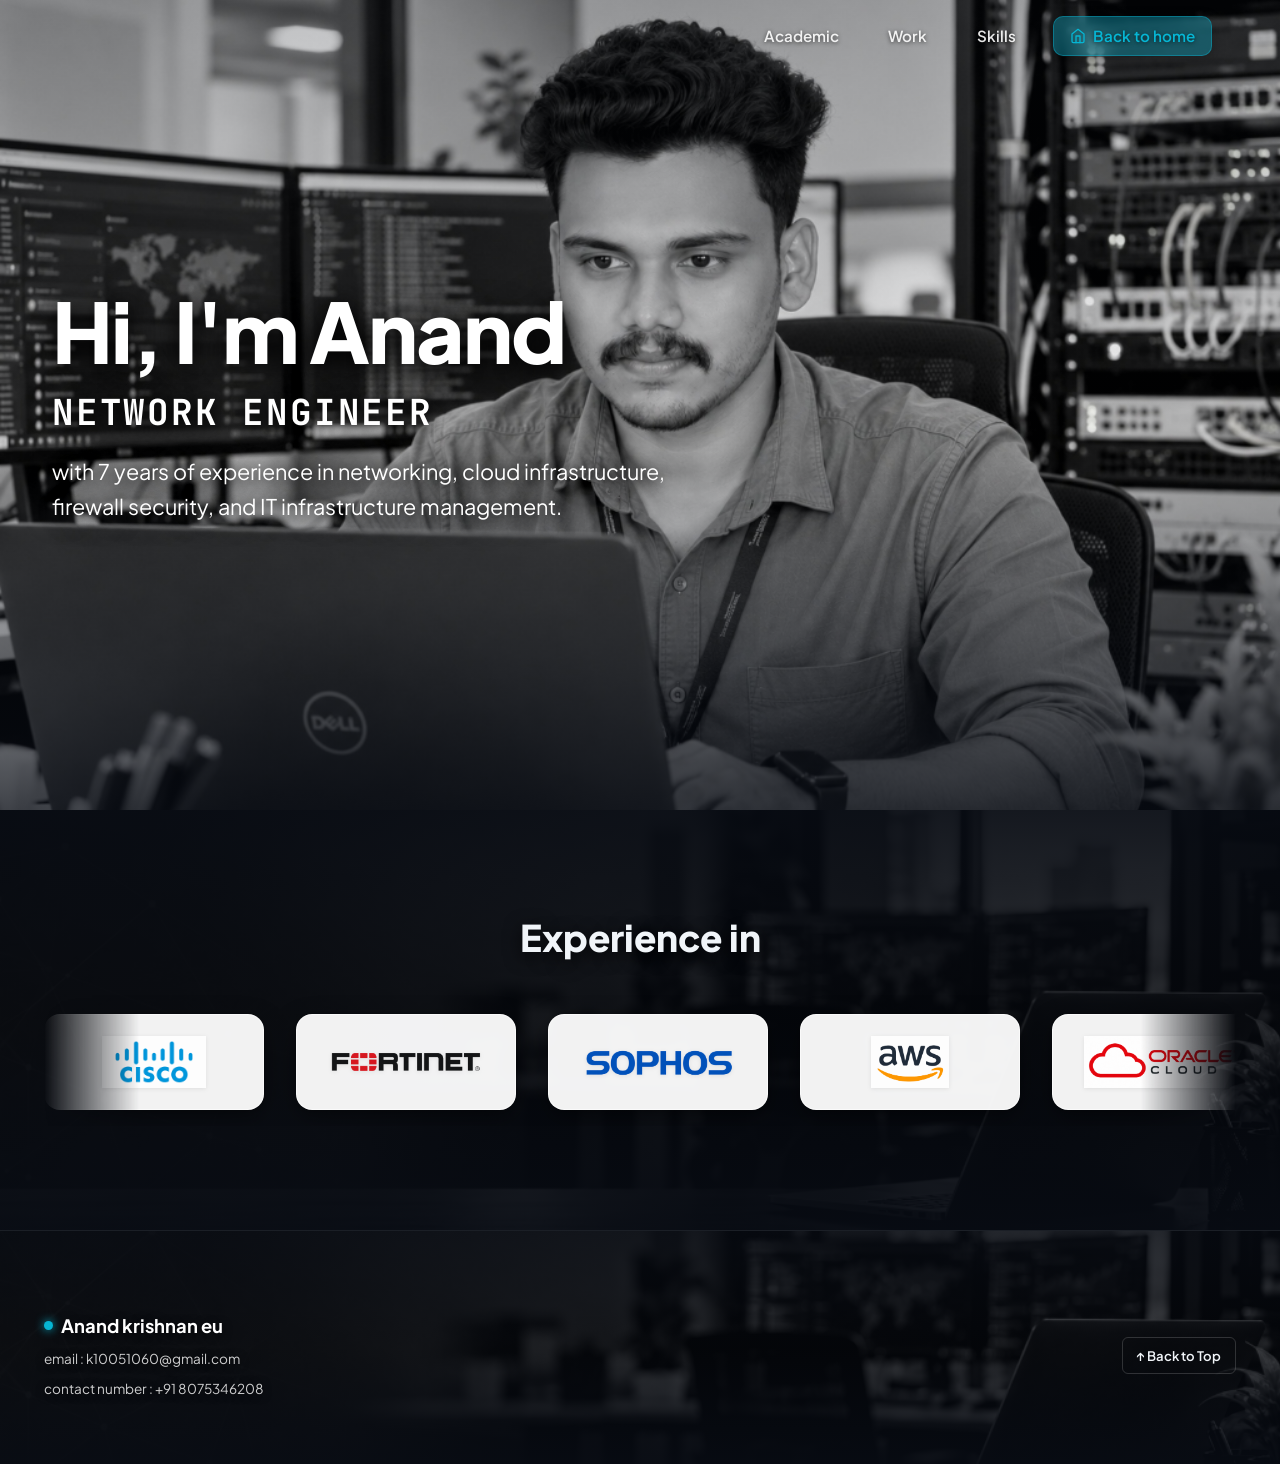
<file: index.html>
<!DOCTYPE html>
<html lang="en" data-theme="dark">

<head>
  <meta charset="UTF-8">
  <meta name="viewport" content="width=device-width, initial-scale=1.0">
  <title>Anand | Network Engineer</title>
  <meta name="description"
    content="Portfolio of Anand - Network Engineer specializing in enterprise routing, switching, infrastructure, and network architecture.">

  <!-- Fonts -->
  <link rel="preconnect" href="https://fonts.googleapis.com">
  <link rel="preconnect" href="https://fonts.gstatic.com" crossorigin>
  <link
    href="https://fonts.googleapis.com/css2?family=JetBrains+Mono:wght@400;500;700&family=Plus+Jakarta+Sans:wght@300;400;500;600;700;800&display=swap"
    rel="stylesheet">

  <link rel="stylesheet" href="styles.css">
</head>

<body>
  <!-- SITE HEADER WITH 3 MENUS (ACADEMIC, WORK, SKILLS) -->
  <header class="site-header" id="header">
    <div class="nav-container">
      <!-- Nav Menu: Academic, Work, Skills, Back to home -->
      <nav class="nav-menu" aria-label="Primary Navigation">
        <a href="academic.html" class="nav-link">Academic</a>
        <a href="work.html" class="nav-link">Work</a>
        <a href="skills.html" class="nav-link">Skills</a>
        <a href="index.html" class="nav-link nav-card-link active" title="Current Page (Home)">
          <svg viewBox="0 0 24 24" width="16" height="16" stroke="currentColor" fill="none" stroke-width="2"
            stroke-linecap="round" stroke-linejoin="round">
            <path d="M3 9l9-7 9 7v11a2 2 0 0 1-2 2H5a2 2 0 0 1-2-2z"></path>
            <polyline points="9 22 9 12 15 12 15 22"></polyline>
          </svg>
          Back to home
        </a>
      </nav>

      <div class="nav-actions">
        <!-- Mobile Drawer Hamburger Toggle Button -->
        <button class="mobile-menu-btn" id="mobileMenuBtn" aria-label="Toggle navigation menu" aria-expanded="false">
          <span class="bar"></span>
          <span class="bar"></span>
          <span class="bar"></span>
        </button>
      </div>
    </div>

    <!-- Mobile Drawer -->
    <div class="mobile-drawer" id="mobileDrawer">
      <div class="mobile-nav-links">
        <a href="index.html" class="mobile-nav-link active">Back to home</a>
        <a href="academic.html" class="mobile-nav-link">Academic</a>
        <a href="work.html" class="mobile-nav-link">Work</a>
        <a href="skills.html" class="mobile-nav-link">Skills</a>
      </div>
    </div>
  </header>

  <main>
    <!-- HERO SECTION WITH INTERACTIVE COLOR REVEAL -->
    <section class="hero-section" id="hero">
      <div class="hero-bg-layer hero-bg-bw"></div>
      <div class="hero-bg-layer hero-bg-color" id="heroBgColor"></div>
      <div class="hero-cursor-glow" id="heroCursorGlow"></div>

      <div class="hero-bg-glows">
        <div class="glow-orb orb-1"></div>
        <div class="glow-orb orb-2"></div>
      </div>

      <!-- Introduction Text (Middle Left) -->
      <div class="hero-text-container">
        <h1 class="hero-name">Hi, I'm Anand</h1>
        <p class="hero-role-text">Network Engineer</p>
        <p class="hero-experience-text">with 7 years of experience in networking, cloud infrastructure, firewall
          security, and IT infrastructure management.</p>
      </div>
    </section>

    <!-- CONTACT & HIRE ME SECTION (MIDDLE SECTION) -->
    <section class="section-padding contact-section" id="contact">
      <div class="section-bg-layer section-bg-bw"></div>
      <div class="section-bg-layer section-bg-color" id="contactBgColor"></div>
      <div class="section-bg-overlay"></div>
      <div class="container contact-container-content">
        <div class="section-header text-center">
          <h2 class="section-title">Experience in</h2>
        </div>

        <!-- Infinite Logo Marquee (Right to Left) -->
        <div class="marquee-wrapper">
          <div class="marquee-track">
            <!-- Set 1 -->
            <div class="marquee-item">
              <div class="marquee-logo-card" title="Cisco Systems">
                <img src="cisco.png" alt="Cisco Systems" class="marquee-logo-img">
              </div>
            </div>
            <div class="marquee-item">
              <div class="marquee-logo-card" title="Fortinet Network Security">
                <img src="fortinet.png" alt="Fortinet" class="marquee-logo-img">
              </div>
            </div>
            <div class="marquee-item">
              <div class="marquee-logo-card" title="Sophos Cybersecurity">
                <img src="sophos.png" alt="Sophos" class="marquee-logo-img">
              </div>
            </div>
            <div class="marquee-item">
              <div class="marquee-logo-card" title="Amazon Web Services (AWS)">
                <img src="aws.png" alt="Amazon Web Services" class="marquee-logo-img">
              </div>
            </div>
            <div class="marquee-item">
              <div class="marquee-logo-card" title="Oracle Cloud Infrastructure">
                <img src="oracle.png" alt="Oracle Cloud" class="marquee-logo-img">
              </div>
            </div>
            <div class="marquee-item">
              <div class="marquee-logo-card" title="Aruba Networks">
                <img src="aruba.png" alt="Aruba Networks" class="marquee-logo-img">
              </div>
            </div>
            <div class="marquee-item">
              <div class="marquee-logo-card" title="Huawei Enterprise">
                <img src="huawei.png" alt="Huawei" class="marquee-logo-img">
              </div>
            </div>
            <div class="marquee-item">
              <div class="marquee-logo-card" title="NETGEAR Networking">
                <img src="netgear.png" alt="NETGEAR" class="marquee-logo-img">
              </div>
            </div>
            <div class="marquee-item">
              <div class="marquee-logo-card" title="Netlink ICT & Fiber Solutions">
                <img src="netlink.png" alt="Netlink" class="marquee-logo-img">
              </div>
            </div>
            <div class="marquee-item">
              <div class="marquee-logo-card" title="Genexis Fiber & Broadband">
                <img src="genexis.png" alt="Genexis" class="marquee-logo-img">
              </div>
            </div>
            <div class="marquee-item">
              <div class="marquee-logo-card" title="Xtender Networking Solutions">
                <img src="xtender.png" alt="Xtender" class="marquee-logo-img">
              </div>
            </div>
            <div class="marquee-item">
              <div class="marquee-logo-card" title="TP-Link Networking">
                <img src="tplink.png" alt="TP-Link" class="marquee-logo-img">
              </div>
            </div>
            <div class="marquee-item">
              <div class="marquee-logo-card" title="*astTECS Communications & Telephony">
                <img src="astecs.png" alt="astTECS" class="marquee-logo-img">
              </div>
            </div>
            <div class="marquee-item">
              <div class="marquee-logo-card" title="Tally Solutions">
                <img src="tally.png" alt="Tally Solutions" class="marquee-logo-img">
              </div>
            </div>
            <div class="marquee-item">
              <div class="marquee-logo-card" title="Hikvision Security & Surveillance">
                <img src="hikvision.png" alt="Hikvision" class="marquee-logo-img">
              </div>
            </div>
            <div class="marquee-item">
              <div class="marquee-logo-card" title="Seqrite Endpoint Security">
                <img src="seqrite.png" alt="Seqrite Endpoint Security" class="marquee-logo-img">
              </div>
            </div>
            <div class="marquee-item">
              <div class="marquee-logo-card" title="eScan Endpoint Security">
                <img src="escan.png" alt="eScan Endpoint Security" class="marquee-logo-img">
              </div>
            </div>
            <div class="marquee-item">
              <div class="marquee-logo-card" title="Microsoft Outlook / Exchange">
                <img src="outlook.png" alt="Microsoft Outlook" class="marquee-logo-img">
              </div>
            </div>

            <!-- Set 2 -->
            <div class="marquee-item" aria-hidden="true">
              <div class="marquee-logo-card" title="Cisco Systems">
                <img src="cisco.png" alt="Cisco Systems" class="marquee-logo-img">
              </div>
            </div>
            <div class="marquee-item" aria-hidden="true">
              <div class="marquee-logo-card" title="Fortinet Network Security">
                <img src="fortinet.png" alt="Fortinet" class="marquee-logo-img">
              </div>
            </div>
            <div class="marquee-item" aria-hidden="true">
              <div class="marquee-logo-card" title="Sophos Cybersecurity">
                <img src="sophos.png" alt="Sophos" class="marquee-logo-img">
              </div>
            </div>
            <div class="marquee-item" aria-hidden="true">
              <div class="marquee-logo-card" title="Amazon Web Services (AWS)">
                <img src="aws.png" alt="Amazon Web Services" class="marquee-logo-img">
              </div>
            </div>
            <div class="marquee-item" aria-hidden="true">
              <div class="marquee-logo-card" title="Oracle Cloud Infrastructure">
                <img src="oracle.png" alt="Oracle Cloud" class="marquee-logo-img">
              </div>
            </div>
            <div class="marquee-item" aria-hidden="true">
              <div class="marquee-logo-card" title="Aruba Networks">
                <img src="aruba.png" alt="Aruba Networks" class="marquee-logo-img">
              </div>
            </div>
            <div class="marquee-item" aria-hidden="true">
              <div class="marquee-logo-card" title="Huawei Enterprise">
                <img src="huawei.png" alt="Huawei" class="marquee-logo-img">
              </div>
            </div>
            <div class="marquee-item" aria-hidden="true">
              <div class="marquee-logo-card" title="NETGEAR Networking">
                <img src="netgear.png" alt="NETGEAR" class="marquee-logo-img">
              </div>
            </div>
            <div class="marquee-item" aria-hidden="true">
              <div class="marquee-logo-card" title="Netlink ICT & Fiber Solutions">
                <img src="netlink.png" alt="Netlink" class="marquee-logo-img">
              </div>
            </div>
            <div class="marquee-item" aria-hidden="true">
              <div class="marquee-logo-card" title="Genexis Fiber & Broadband">
                <img src="genexis.png" alt="Genexis" class="marquee-logo-img">
              </div>
            </div>
            <div class="marquee-item" aria-hidden="true">
              <div class="marquee-logo-card" title="Xtender Networking Solutions">
                <img src="xtender.png" alt="Xtender" class="marquee-logo-img">
              </div>
            </div>
            <div class="marquee-item" aria-hidden="true">
              <div class="marquee-logo-card" title="TP-Link Networking">
                <img src="tplink.png" alt="TP-Link" class="marquee-logo-img">
              </div>
            </div>
            <div class="marquee-item" aria-hidden="true">
              <div class="marquee-logo-card" title="*astTECS Communications & Telephony">
                <img src="astecs.png" alt="astTECS" class="marquee-logo-img">
              </div>
            </div>
            <div class="marquee-item" aria-hidden="true">
              <div class="marquee-logo-card" title="Tally Solutions">
                <img src="tally.png" alt="Tally Solutions" class="marquee-logo-img">
              </div>
            </div>
            <div class="marquee-item" aria-hidden="true">
              <div class="marquee-logo-card" title="Hikvision Security & Surveillance">
                <img src="hikvision.png" alt="Hikvision" class="marquee-logo-img">
              </div>
            </div>
            <div class="marquee-item" aria-hidden="true">
              <div class="marquee-logo-card" title="Seqrite Endpoint Security">
                <img src="seqrite.png" alt="Seqrite Endpoint Security" class="marquee-logo-img">
              </div>
            </div>
            <div class="marquee-item" aria-hidden="true">
              <div class="marquee-logo-card" title="eScan Endpoint Security">
                <img src="escan.png" alt="eScan Endpoint Security" class="marquee-logo-img">
              </div>
            </div>
            <div class="marquee-item" aria-hidden="true">
              <div class="marquee-logo-card" title="Microsoft Outlook / Exchange">
                <img src="outlook.png" alt="Microsoft Outlook" class="marquee-logo-img">
              </div>
            </div>

            <!-- Set 3 -->
            <div class="marquee-item" aria-hidden="true">
              <div class="marquee-logo-card" title="Cisco Systems">
                <img src="cisco.png" alt="Cisco Systems" class="marquee-logo-img">
              </div>
            </div>
            <div class="marquee-item" aria-hidden="true">
              <div class="marquee-logo-card" title="Fortinet Network Security">
                <img src="fortinet.png" alt="Fortinet" class="marquee-logo-img">
              </div>
            </div>
            <div class="marquee-item" aria-hidden="true">
              <div class="marquee-logo-card" title="Sophos Cybersecurity">
                <img src="sophos.png" alt="Sophos" class="marquee-logo-img">
              </div>
            </div>
            <div class="marquee-item" aria-hidden="true">
              <div class="marquee-logo-card" title="Amazon Web Services (AWS)">
                <img src="aws.png" alt="Amazon Web Services" class="marquee-logo-img">
              </div>
            </div>
            <div class="marquee-item" aria-hidden="true">
              <div class="marquee-logo-card" title="Oracle Cloud Infrastructure">
                <img src="oracle.png" alt="Oracle Cloud" class="marquee-logo-img">
              </div>
            </div>
            <div class="marquee-item" aria-hidden="true">
              <div class="marquee-logo-card" title="Aruba Networks">
                <img src="aruba.png" alt="Aruba Networks" class="marquee-logo-img">
              </div>
            </div>
            <div class="marquee-item" aria-hidden="true">
              <div class="marquee-logo-card" title="Huawei Enterprise">
                <img src="huawei.png" alt="Huawei" class="marquee-logo-img">
              </div>
            </div>
            <div class="marquee-item" aria-hidden="true">
              <div class="marquee-logo-card" title="NETGEAR Networking">
                <img src="netgear.png" alt="NETGEAR" class="marquee-logo-img">
              </div>
            </div>
            <div class="marquee-item" aria-hidden="true">
              <div class="marquee-logo-card" title="Netlink ICT & Fiber Solutions">
                <img src="netlink.png" alt="Netlink" class="marquee-logo-img">
              </div>
            </div>
            <div class="marquee-item" aria-hidden="true">
              <div class="marquee-logo-card" title="Genexis Fiber & Broadband">
                <img src="genexis.png" alt="Genexis" class="marquee-logo-img">
              </div>
            </div>
            <div class="marquee-item" aria-hidden="true">
              <div class="marquee-logo-card" title="Xtender Networking Solutions">
                <img src="xtender.png" alt="Xtender" class="marquee-logo-img">
              </div>
            </div>
            <div class="marquee-item" aria-hidden="true">
              <div class="marquee-logo-card" title="TP-Link Networking">
                <img src="tplink.png" alt="TP-Link" class="marquee-logo-img">
              </div>
            </div>
            <div class="marquee-item" aria-hidden="true">
              <div class="marquee-logo-card" title="*astTECS Communications & Telephony">
                <img src="astecs.png" alt="astTECS" class="marquee-logo-img">
              </div>
            </div>
            <div class="marquee-item" aria-hidden="true">
              <div class="marquee-logo-card" title="Tally Solutions">
                <img src="tally.png" alt="Tally Solutions" class="marquee-logo-img">
              </div>
            </div>
            <div class="marquee-item" aria-hidden="true">
              <div class="marquee-logo-card" title="Hikvision Security & Surveillance">
                <img src="hikvision.png" alt="Hikvision" class="marquee-logo-img">
              </div>
            </div>
            <div class="marquee-item" aria-hidden="true">
              <div class="marquee-logo-card" title="Seqrite Endpoint Security">
                <img src="seqrite.png" alt="Seqrite Endpoint Security" class="marquee-logo-img">
              </div>
            </div>
            <div class="marquee-item" aria-hidden="true">
              <div class="marquee-logo-card" title="eScan Endpoint Security">
                <img src="escan.png" alt="eScan Endpoint Security" class="marquee-logo-img">
              </div>
            </div>
            <div class="marquee-item" aria-hidden="true">
              <div class="marquee-logo-card" title="Microsoft Outlook / Exchange">
                <img src="outlook.png" alt="Microsoft Outlook" class="marquee-logo-img">
              </div>
            </div>

            <!-- Set 4 -->
            <div class="marquee-item" aria-hidden="true">
              <div class="marquee-logo-card" title="Cisco Systems">
                <img src="cisco.png" alt="Cisco Systems" class="marquee-logo-img">
              </div>
            </div>
            <div class="marquee-item" aria-hidden="true">
              <div class="marquee-logo-card" title="Fortinet Network Security">
                <img src="fortinet.png" alt="Fortinet" class="marquee-logo-img">
              </div>
            </div>
            <div class="marquee-item" aria-hidden="true">
              <div class="marquee-logo-card" title="Sophos Cybersecurity">
                <img src="sophos.png" alt="Sophos" class="marquee-logo-img">
              </div>
            </div>
            <div class="marquee-item" aria-hidden="true">
              <div class="marquee-logo-card" title="Amazon Web Services (AWS)">
                <img src="aws.png" alt="Amazon Web Services" class="marquee-logo-img">
              </div>
            </div>
            <div class="marquee-item" aria-hidden="true">
              <div class="marquee-logo-card" title="Oracle Cloud Infrastructure">
                <img src="oracle.png" alt="Oracle Cloud" class="marquee-logo-img">
              </div>
            </div>
            <div class="marquee-item" aria-hidden="true">
              <div class="marquee-logo-card" title="Aruba Networks">
                <img src="aruba.png" alt="Aruba Networks" class="marquee-logo-img">
              </div>
            </div>
            <div class="marquee-item" aria-hidden="true">
              <div class="marquee-logo-card" title="Huawei Enterprise">
                <img src="huawei.png" alt="Huawei" class="marquee-logo-img">
              </div>
            </div>
            <div class="marquee-item" aria-hidden="true">
              <div class="marquee-logo-card" title="NETGEAR Networking">
                <img src="netgear.png" alt="NETGEAR" class="marquee-logo-img">
              </div>
            </div>
            <div class="marquee-item" aria-hidden="true">
              <div class="marquee-logo-card" title="Netlink ICT & Fiber Solutions">
                <img src="netlink.png" alt="Netlink" class="marquee-logo-img">
              </div>
            </div>
            <div class="marquee-item" aria-hidden="true">
              <div class="marquee-logo-card" title="Genexis Fiber & Broadband">
                <img src="genexis.png" alt="Genexis" class="marquee-logo-img">
              </div>
            </div>
            <div class="marquee-item" aria-hidden="true">
              <div class="marquee-logo-card" title="Xtender Networking Solutions">
                <img src="xtender.png" alt="Xtender" class="marquee-logo-img">
              </div>
            </div>
            <div class="marquee-item" aria-hidden="true">
              <div class="marquee-logo-card" title="TP-Link Networking">
                <img src="tplink.png" alt="TP-Link" class="marquee-logo-img">
              </div>
            </div>
            <div class="marquee-item" aria-hidden="true">
              <div class="marquee-logo-card" title="*astTECS Communications & Telephony">
                <img src="astecs.png" alt="astTECS" class="marquee-logo-img">
              </div>
            </div>
            <div class="marquee-item" aria-hidden="true">
              <div class="marquee-logo-card" title="Tally Solutions">
                <img src="tally.png" alt="Tally Solutions" class="marquee-logo-img">
              </div>
            </div>
            <div class="marquee-item" aria-hidden="true">
              <div class="marquee-logo-card" title="Hikvision Security & Surveillance">
                <img src="hikvision.png" alt="Hikvision" class="marquee-logo-img">
              </div>
            </div>
            <div class="marquee-item" aria-hidden="true">
              <div class="marquee-logo-card" title="Seqrite Endpoint Security">
                <img src="seqrite.png" alt="Seqrite Endpoint Security" class="marquee-logo-img">
              </div>
            </div>
            <div class="marquee-item" aria-hidden="true">
              <div class="marquee-logo-card" title="eScan Endpoint Security">
                <img src="escan.png" alt="eScan Endpoint Security" class="marquee-logo-img">
              </div>
            </div>
            <div class="marquee-item" aria-hidden="true">
              <div class="marquee-logo-card" title="Microsoft Outlook / Exchange">
                <img src="outlook.png" alt="Microsoft Outlook" class="marquee-logo-img">
              </div>
            </div>
          </div>
        </div>
      </div>
    </section>
  </main>

  <!-- SITE FOOTER WITH INTERACTIVE WORKSPACE BACKGROUND -->
  <footer class="site-footer" id="footer">
    <div class="footer-bg-layer footer-bg-bw"></div>
    <div class="footer-bg-layer footer-bg-color" id="footerBgColor"></div>
    <div class="footer-overlay"></div>
    <div class="container footer-content">
      <div class="footer-left">
        <div class="footer-brand">
          <span class="footer-dot"></span>
          <span>Anand krishnan eu</span>
        </div>
        <p class="footer-copy">email : <a href="mailto:k10051060@gmail.com">k10051060@gmail.com</a></p>
        <p class="footer-copy">contact number : <a href="tel:+918075346208">+91 8075346208</a></p>
      </div>

      <div class="footer-back-to-top">
        <a href="#hero" class="btn btn-outline btn-sm" aria-label="Back to top">
          ↑ Back to Top
        </a>
      </div>
    </div>
  </footer>

  <!-- Scripts -->
  <script src="app.js"></script>
</body>

</html>
</file>
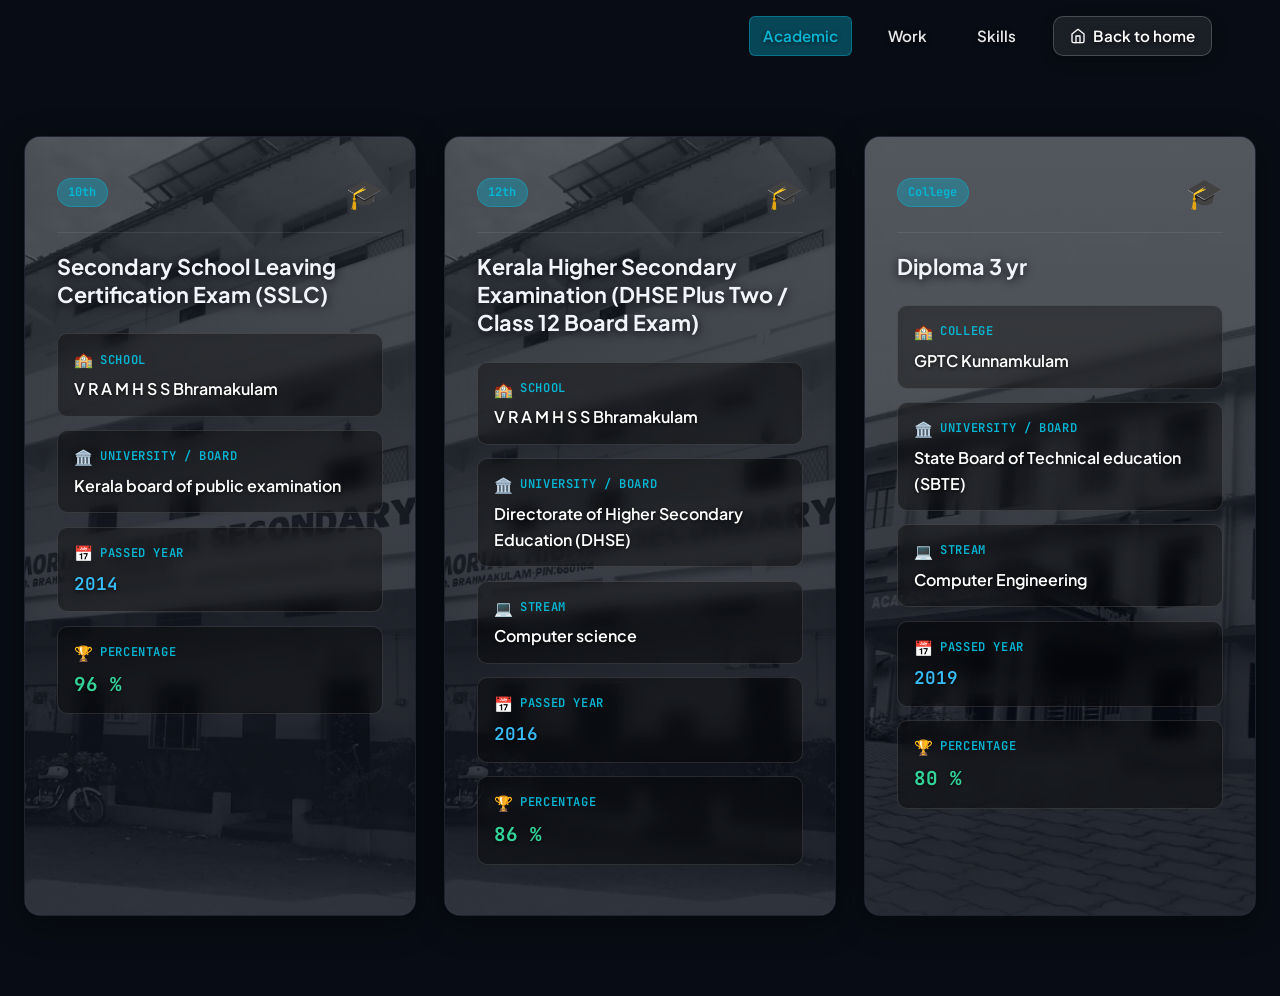
<file: academic.html>
<!DOCTYPE html>
<html lang="en" data-theme="dark">
<head>
  <meta charset="UTF-8">
  <meta name="viewport" content="width=device-width, initial-scale=1.0">
  <title>Academic | Anand - Network Engineer</title>
  <meta name="description" content="Academic details of Anand - Network Engineer.">
  
  <!-- Fonts -->
  <link rel="preconnect" href="https://fonts.googleapis.com">
  <link rel="preconnect" href="https://fonts.gstatic.com" crossorigin>
  <link href="https://fonts.googleapis.com/css2?family=JetBrains+Mono:wght@400;500;700&family=Plus+Jakarta+Sans:wght@300;400;500;600;700;800&display=swap" rel="stylesheet">
  
  <link rel="stylesheet" href="styles.css">
</head>
<body>
  <!-- SITE HEADER WITH 3 MENUS (ACADEMIC, WORK, SKILLS) -->
  <header class="site-header" id="header">
    <div class="nav-container">
      <!-- Nav Menu: Academic, Work, Skills, Back to home -->
      <nav class="nav-menu" aria-label="Primary Navigation">
        <a href="academic.html" class="nav-link active">Academic</a>
        <a href="work.html" class="nav-link">Work</a>
        <a href="skills.html" class="nav-link">Skills</a>
        <a href="index.html" class="nav-link nav-card-link" title="Return to Home">
          <svg viewBox="0 0 24 24" width="16" height="16" stroke="currentColor" fill="none" stroke-width="2" stroke-linecap="round" stroke-linejoin="round">
            <path d="M3 9l9-7 9 7v11a2 2 0 0 1-2 2H5a2 2 0 0 1-2-2z"></path>
            <polyline points="9 22 9 12 15 12 15 22"></polyline>
          </svg>
          Back to home
        </a>
      </nav>

      <div class="nav-actions">
        <!-- Mobile Drawer Hamburger Toggle Button -->
        <button class="mobile-menu-btn" id="mobileMenuBtn" aria-label="Toggle navigation menu" aria-expanded="false">
          <span class="bar"></span>
          <span class="bar"></span>
          <span class="bar"></span>
        </button>
      </div>
    </div>

    <!-- Mobile Drawer -->
    <div class="mobile-drawer" id="mobileDrawer">
      <div class="mobile-nav-links">
        <a href="index.html" class="mobile-nav-link">Back to home</a>
        <a href="academic.html" class="mobile-nav-link active">Academic</a>
        <a href="work.html" class="mobile-nav-link">Work</a>
        <a href="skills.html" class="mobile-nav-link">Skills</a>
      </div>
    </div>
  </header>

  <main style="min-height: calc(100vh - 100px); padding-top: calc(var(--header-height) + 2rem); padding-bottom: 3rem;">
    <div class="container" style="max-width: 1360px;">
      <div class="academic-three-portions">
        <!-- Portion 1: VRAMHSS Background -->
        <div class="portion-card glass-panel portion-bg-vramhss" style="min-height: max(780px, calc(100vh - 160px));">
          <div class="portion-bg-layer"></div>
          <div class="portion-card-overlay"></div>
          <div class="portion-content-wrapper">
            <div class="portion-header">
              <span class="portion-badge">10th</span>
              <div class="portion-icon">🎓</div>
            </div>
            <h2 class="portion-title">Secondary School Leaving Certification Exam (SSLC)</h2>

            <div class="portion-info-card">
              <div class="portion-info-row">
                <div class="info-row-header">
                  <span class="info-icon">🏫</span>
                  <span class="info-label">School</span>
                </div>
                <span class="info-value">V R A M H S S Bhramakulam</span>
              </div>

              <div class="portion-info-row">
                <div class="info-row-header">
                  <span class="info-icon">🏛️</span>
                  <span class="info-label">University / Board</span>
                </div>
                <span class="info-value">Kerala board of public examination</span>
              </div>

              <div class="portion-info-row">
                <div class="info-row-header">
                  <span class="info-icon">📅</span>
                  <span class="info-label">Passed Year</span>
                </div>
                <span class="info-value accent-year">2014</span>
              </div>

              <div class="portion-info-row">
                <div class="info-row-header">
                  <span class="info-icon">🏆</span>
                  <span class="info-label">Percentage</span>
                </div>
                <span class="info-value accent-score">96 %</span>
              </div>
            </div>
          </div>
        </div>

        <!-- Portion 2: VRAMHSS Background -->
        <div class="portion-card glass-panel portion-bg-vramhss" style="min-height: max(780px, calc(100vh - 160px));">
          <div class="portion-bg-layer"></div>
          <div class="portion-card-overlay"></div>
          <div class="portion-content-wrapper">
            <div class="portion-header">
              <span class="portion-badge">12th</span>
              <div class="portion-icon">🎓</div>
            </div>
            <h2 class="portion-title">Kerala Higher Secondary Examination (DHSE Plus Two / Class 12 Board Exam)</h2>

            <div class="portion-info-card">
              <div class="portion-info-row">
                <div class="info-row-header">
                  <span class="info-icon">🏫</span>
                  <span class="info-label">School</span>
                </div>
                <span class="info-value">V R A M H S S Bhramakulam</span>
              </div>

              <div class="portion-info-row">
                <div class="info-row-header">
                  <span class="info-icon">🏛️</span>
                  <span class="info-label">University / Board</span>
                </div>
                <span class="info-value">Directorate of Higher Secondary Education (DHSE)</span>
              </div>

              <div class="portion-info-row">
                <div class="info-row-header">
                  <span class="info-icon">💻</span>
                  <span class="info-label">Stream</span>
                </div>
                <span class="info-value">Computer science</span>
              </div>

              <div class="portion-info-row">
                <div class="info-row-header">
                  <span class="info-icon">📅</span>
                  <span class="info-label">Passed Year</span>
                </div>
                <span class="info-value accent-year">2016</span>
              </div>

              <div class="portion-info-row">
                <div class="info-row-header">
                  <span class="info-icon">🏆</span>
                  <span class="info-label">Percentage</span>
                </div>
                <span class="info-value accent-score">86 %</span>
              </div>
            </div>
          </div>
        </div>

        <!-- Portion 3: GPTCKKM Background -->
        <div class="portion-card glass-panel portion-bg-gptckkm" style="min-height: max(780px, calc(100vh - 160px));">
          <div class="portion-bg-layer"></div>
          <div class="portion-card-overlay"></div>
          <div class="portion-content-wrapper">
            <div class="portion-header">
              <span class="portion-badge">College</span>
              <div class="portion-icon">🎓</div>
            </div>
            <h2 class="portion-title">Diploma 3 yr</h2>

            <div class="portion-info-card">
              <div class="portion-info-row">
                <div class="info-row-header">
                  <span class="info-icon">🏫</span>
                  <span class="info-label">College</span>
                </div>
                <span class="info-value">GPTC Kunnamkulam</span>
              </div>

              <div class="portion-info-row">
                <div class="info-row-header">
                  <span class="info-icon">🏛️</span>
                  <span class="info-label">University / Board</span>
                </div>
                <span class="info-value">State Board of Technical education (SBTE)</span>
              </div>

              <div class="portion-info-row">
                <div class="info-row-header">
                  <span class="info-icon">💻</span>
                  <span class="info-label">Stream</span>
                </div>
                <span class="info-value">Computer Engineering</span>
              </div>

              <div class="portion-info-row">
                <div class="info-row-header">
                  <span class="info-icon">📅</span>
                  <span class="info-label">Passed Year</span>
                </div>
                <span class="info-value accent-year">2019</span>
              </div>

              <div class="portion-info-row">
                <div class="info-row-header">
                  <span class="info-icon">🏆</span>
                  <span class="info-label">Percentage</span>
                </div>
                <span class="info-value accent-score">80 %</span>
              </div>
            </div>
          </div>
        </div>
      </div>
    </div>
  </main>



  <!-- Scripts -->
  <script src="app.js"></script>
</body>
</html>
</file>
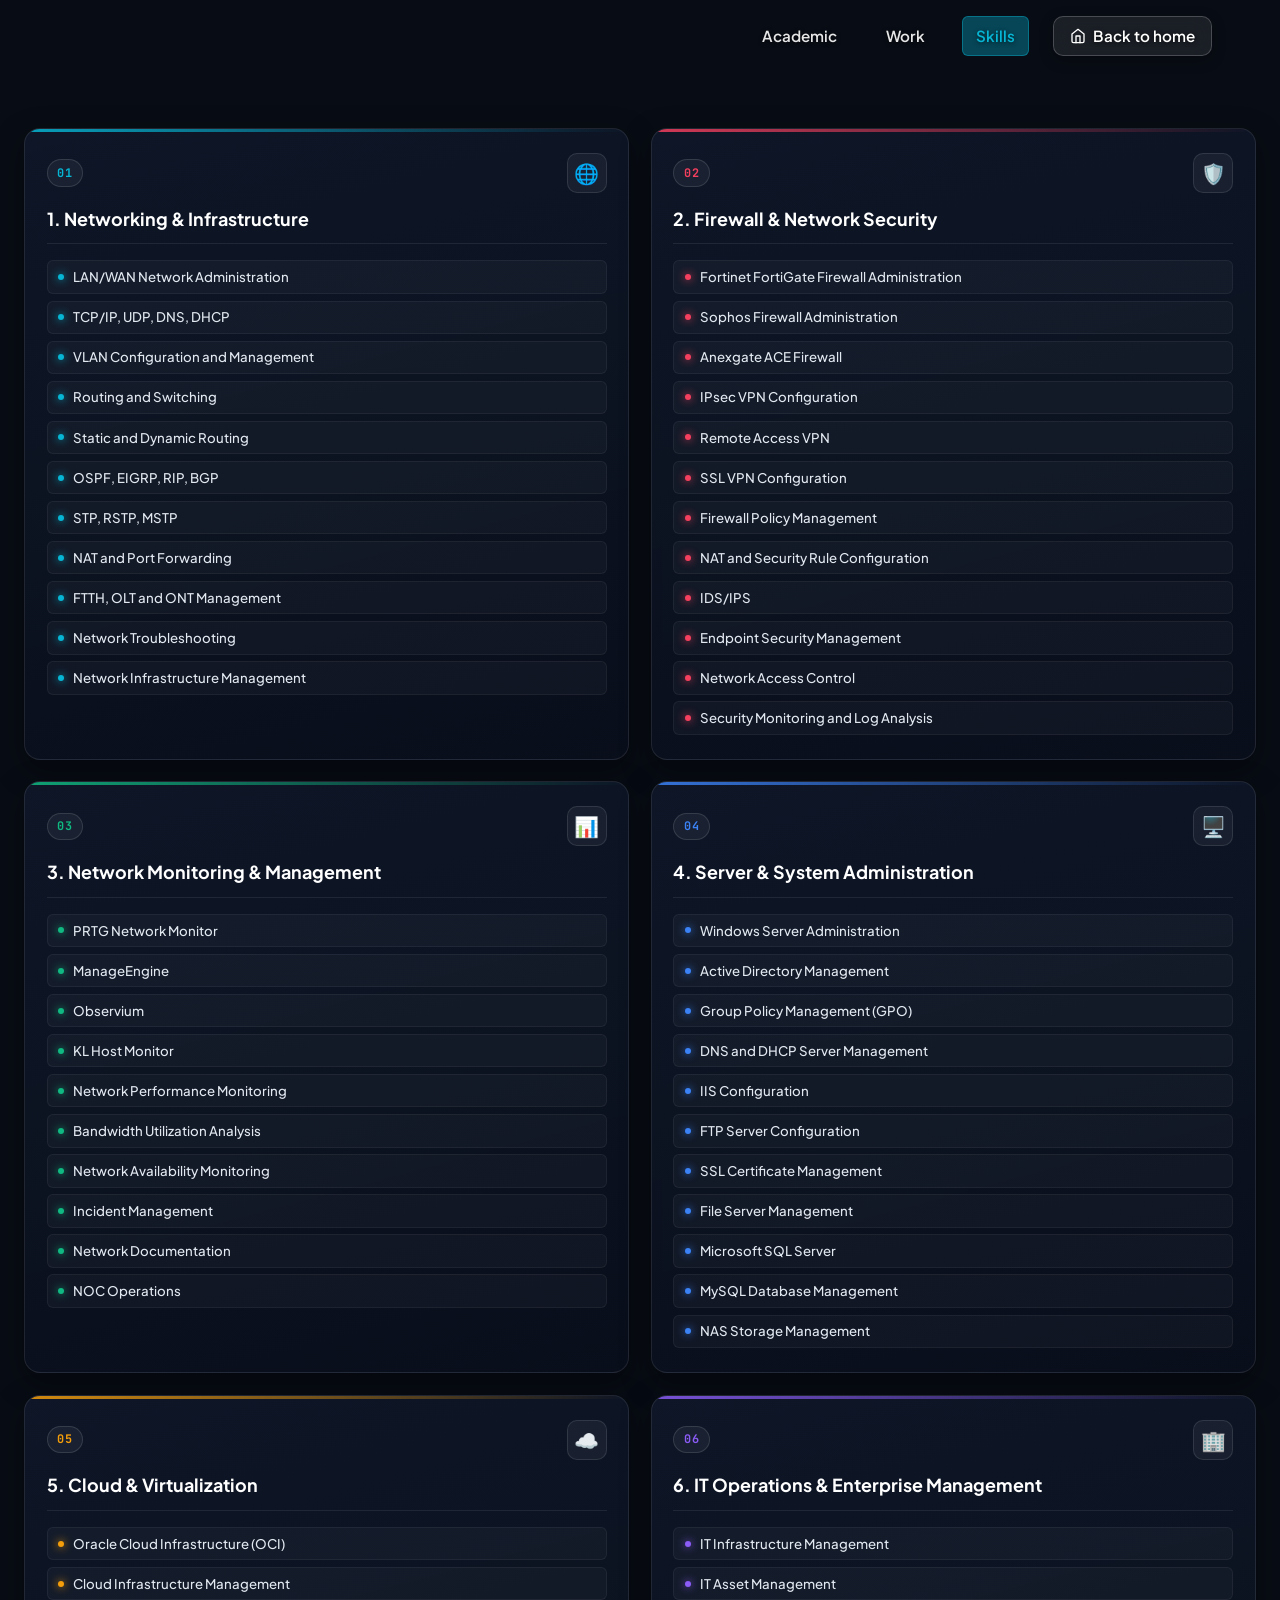
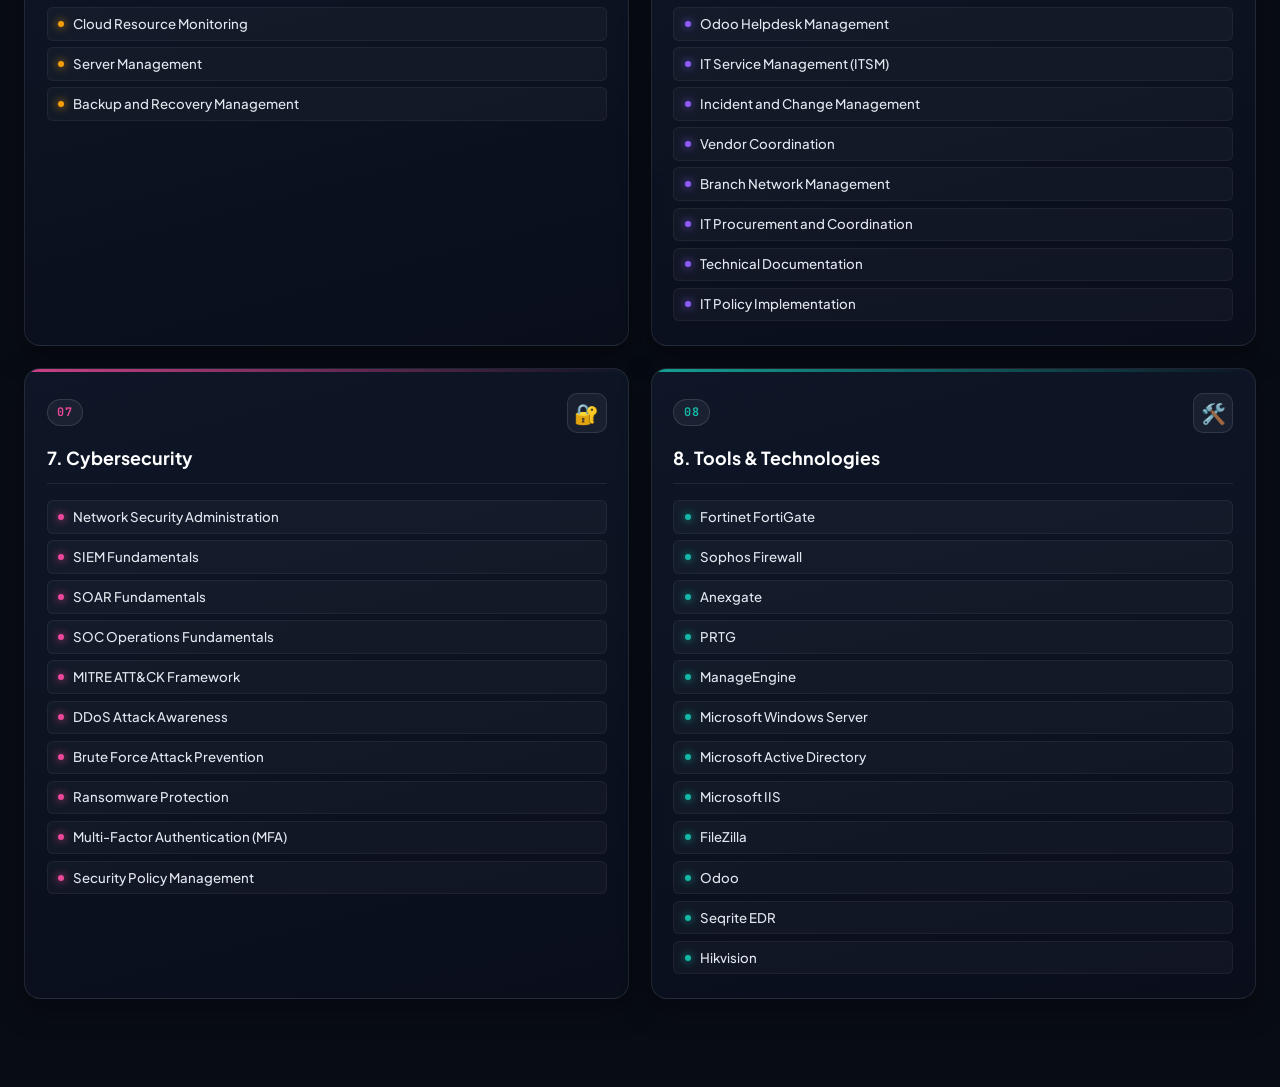
<file: skills.html>
<!DOCTYPE html>
<html lang="en" data-theme="dark">
<head>
  <meta charset="UTF-8">
  <meta name="viewport" content="width=device-width, initial-scale=1.0">
  <title>Technical Skills & Competencies | Anand - Network Engineer</title>
  <meta name="description" content="Technical skills, network engineering competencies, firewall security, cloud infrastructure, and hardware platforms mastered by Anand.">
  
  <!-- Fonts -->
  <link rel="preconnect" href="https://fonts.googleapis.com">
  <link rel="preconnect" href="https://fonts.gstatic.com" crossorigin>
  <link href="https://fonts.googleapis.com/css2?family=JetBrains+Mono:wght@400;500;700&family=Plus+Jakarta+Sans:wght@300;400;500;600;700;800&display=swap" rel="stylesheet">
  
  <link rel="stylesheet" href="styles.css">
</head>
<body>
  <!-- SITE HEADER WITH 3 MENUS (ACADEMIC, WORK, SKILLS) -->
  <header class="site-header" id="header">
    <div class="nav-container">
      <!-- Nav Menu: Academic, Work, Skills, Back to home -->
      <nav class="nav-menu" aria-label="Primary Navigation">
        <a href="academic.html" class="nav-link">Academic</a>
        <a href="work.html" class="nav-link">Work</a>
        <a href="skills.html" class="nav-link active">Skills</a>
        <a href="index.html" class="nav-link nav-card-link" title="Return to Home">
          <svg viewBox="0 0 24 24" width="16" height="16" stroke="currentColor" fill="none" stroke-width="2" stroke-linecap="round" stroke-linejoin="round">
            <path d="M3 9l9-7 9 7v11a2 2 0 0 1-2 2H5a2 2 0 0 1-2-2z"></path>
            <polyline points="9 22 9 12 15 12 15 22"></polyline>
          </svg>
          Back to home
        </a>
      </nav>

      <div class="nav-actions">
        <!-- Mobile Drawer Hamburger Toggle Button -->
        <button class="mobile-menu-btn" id="mobileMenuBtn" aria-label="Toggle navigation menu" aria-expanded="false">
          <span class="bar"></span>
          <span class="bar"></span>
          <span class="bar"></span>
        </button>
      </div>
    </div>

    <!-- Mobile Drawer -->
    <div class="mobile-drawer" id="mobileDrawer">
      <div class="mobile-nav-links">
        <a href="index.html" class="mobile-nav-link">Back to home</a>
        <a href="academic.html" class="mobile-nav-link">Academic</a>
        <a href="work.html" class="mobile-nav-link">Work</a>
        <a href="skills.html" class="mobile-nav-link active">Skills</a>
      </div>
    </div>
  </header>

  <main style="min-height: calc(100vh - 100px); padding-top: calc(var(--header-height) + 2rem); padding-bottom: 3rem;">
    <div class="container" style="max-width: 1480px;">
      <div class="skills-pro-grid">
        <!-- 1. Networking & Infrastructure -->
        <div class="skill-cat-card" style="--cat-accent: #06b6d4;">
          <div class="skill-cat-top">
            <span class="skill-cat-num">01</span>
            <div class="skill-cat-icon">🌐</div>
          </div>
          <h2 class="skill-cat-title">1. Networking &amp; Infrastructure</h2>
          <ul class="skill-cat-list">
            <li>LAN/WAN Network Administration</li>
            <li>TCP/IP, UDP, DNS, DHCP</li>
            <li>VLAN Configuration and Management</li>
            <li>Routing and Switching</li>
            <li>Static and Dynamic Routing</li>
            <li>OSPF, EIGRP, RIP, BGP</li>
            <li>STP, RSTP, MSTP</li>
            <li>NAT and Port Forwarding</li>
            <li>FTTH, OLT and ONT Management</li>
            <li>Network Troubleshooting</li>
            <li>Network Infrastructure Management</li>
          </ul>
        </div>

        <!-- 2. Firewall & Network Security -->
        <div class="skill-cat-card" style="--cat-accent: #f43f5e;">
          <div class="skill-cat-top">
            <span class="skill-cat-num">02</span>
            <div class="skill-cat-icon">🛡️</div>
          </div>
          <h2 class="skill-cat-title">2. Firewall &amp; Network Security</h2>
          <ul class="skill-cat-list">
            <li>Fortinet FortiGate Firewall Administration</li>
            <li>Sophos Firewall Administration</li>
            <li>Anexgate ACE Firewall</li>
            <li>IPsec VPN Configuration</li>
            <li>Remote Access VPN</li>
            <li>SSL VPN Configuration</li>
            <li>Firewall Policy Management</li>
            <li>NAT and Security Rule Configuration</li>
            <li>IDS/IPS</li>
            <li>Endpoint Security Management</li>
            <li>Network Access Control</li>
            <li>Security Monitoring and Log Analysis</li>
          </ul>
        </div>

        <!-- 3. Network Monitoring & Management -->
        <div class="skill-cat-card" style="--cat-accent: #10b981;">
          <div class="skill-cat-top">
            <span class="skill-cat-num">03</span>
            <div class="skill-cat-icon">📊</div>
          </div>
          <h2 class="skill-cat-title">3. Network Monitoring &amp; Management</h2>
          <ul class="skill-cat-list">
            <li>PRTG Network Monitor</li>
            <li>ManageEngine</li>
            <li>Observium</li>
            <li>KL Host Monitor</li>
            <li>Network Performance Monitoring</li>
            <li>Bandwidth Utilization Analysis</li>
            <li>Network Availability Monitoring</li>
            <li>Incident Management</li>
            <li>Network Documentation</li>
            <li>NOC Operations</li>
          </ul>
        </div>

        <!-- 4. Server & System Administration -->
        <div class="skill-cat-card" style="--cat-accent: #3b82f6;">
          <div class="skill-cat-top">
            <span class="skill-cat-num">04</span>
            <div class="skill-cat-icon">🖥️</div>
          </div>
          <h2 class="skill-cat-title">4. Server &amp; System Administration</h2>
          <ul class="skill-cat-list">
            <li>Windows Server Administration</li>
            <li>Active Directory Management</li>
            <li>Group Policy Management (GPO)</li>
            <li>DNS and DHCP Server Management</li>
            <li>IIS Configuration</li>
            <li>FTP Server Configuration</li>
            <li>SSL Certificate Management</li>
            <li>File Server Management</li>
            <li>Microsoft SQL Server</li>
            <li>MySQL Database Management</li>
            <li>NAS Storage Management</li>
          </ul>
        </div>

        <!-- 5. Cloud & Virtualization -->
        <div class="skill-cat-card" style="--cat-accent: #f59e0b;">
          <div class="skill-cat-top">
            <span class="skill-cat-num">05</span>
            <div class="skill-cat-icon">☁️</div>
          </div>
          <h2 class="skill-cat-title">5. Cloud &amp; Virtualization</h2>
          <ul class="skill-cat-list">
            <li>Oracle Cloud Infrastructure (OCI)</li>
            <li>Cloud Infrastructure Management</li>
            <li>Cloud Resource Monitoring</li>
            <li>Server Management</li>
            <li>Backup and Recovery Management</li>
          </ul>
        </div>

        <!-- 6. IT Operations & Enterprise Management -->
        <div class="skill-cat-card" style="--cat-accent: #8b5cf6;">
          <div class="skill-cat-top">
            <span class="skill-cat-num">06</span>
            <div class="skill-cat-icon">🏢</div>
          </div>
          <h2 class="skill-cat-title">6. IT Operations &amp; Enterprise Management</h2>
          <ul class="skill-cat-list">
            <li>IT Infrastructure Management</li>
            <li>IT Asset Management</li>
            <li>Odoo Helpdesk Management</li>
            <li>IT Service Management (ITSM)</li>
            <li>Incident and Change Management</li>
            <li>Vendor Coordination</li>
            <li>Branch Network Management</li>
            <li>IT Procurement and Coordination</li>
            <li>Technical Documentation</li>
            <li>IT Policy Implementation</li>
          </ul>
        </div>

        <!-- 7. Cybersecurity -->
        <div class="skill-cat-card" style="--cat-accent: #ec4899;">
          <div class="skill-cat-top">
            <span class="skill-cat-num">07</span>
            <div class="skill-cat-icon">🔐</div>
          </div>
          <h2 class="skill-cat-title">7. Cybersecurity</h2>
          <ul class="skill-cat-list">
            <li>Network Security Administration</li>
            <li>SIEM Fundamentals</li>
            <li>SOAR Fundamentals</li>
            <li>SOC Operations Fundamentals</li>
            <li>MITRE ATT&amp;CK Framework</li>
            <li>DDoS Attack Awareness</li>
            <li>Brute Force Attack Prevention</li>
            <li>Ransomware Protection</li>
            <li>Multi-Factor Authentication (MFA)</li>
            <li>Security Policy Management</li>
          </ul>
        </div>

        <!-- 8. Tools & Technologies -->
        <div class="skill-cat-card" style="--cat-accent: #14b8a6;">
          <div class="skill-cat-top">
            <span class="skill-cat-num">08</span>
            <div class="skill-cat-icon">🛠️</div>
          </div>
          <h2 class="skill-cat-title">8. Tools &amp; Technologies</h2>
          <ul class="skill-cat-list">
            <li>Fortinet FortiGate</li>
            <li>Sophos Firewall</li>
            <li>Anexgate</li>
            <li>PRTG</li>
            <li>ManageEngine</li>
            <li>Microsoft Windows Server</li>
            <li>Microsoft Active Directory</li>
            <li>Microsoft IIS</li>
            <li>FileZilla</li>
            <li>Odoo</li>
            <li>Seqrite EDR</li>
            <li>Hikvision</li>
          </ul>
        </div>
      </div>
    </div>
  </main>

  <!-- Scripts -->
  <script src="app.js"></script>
</body>
</html>
</file>
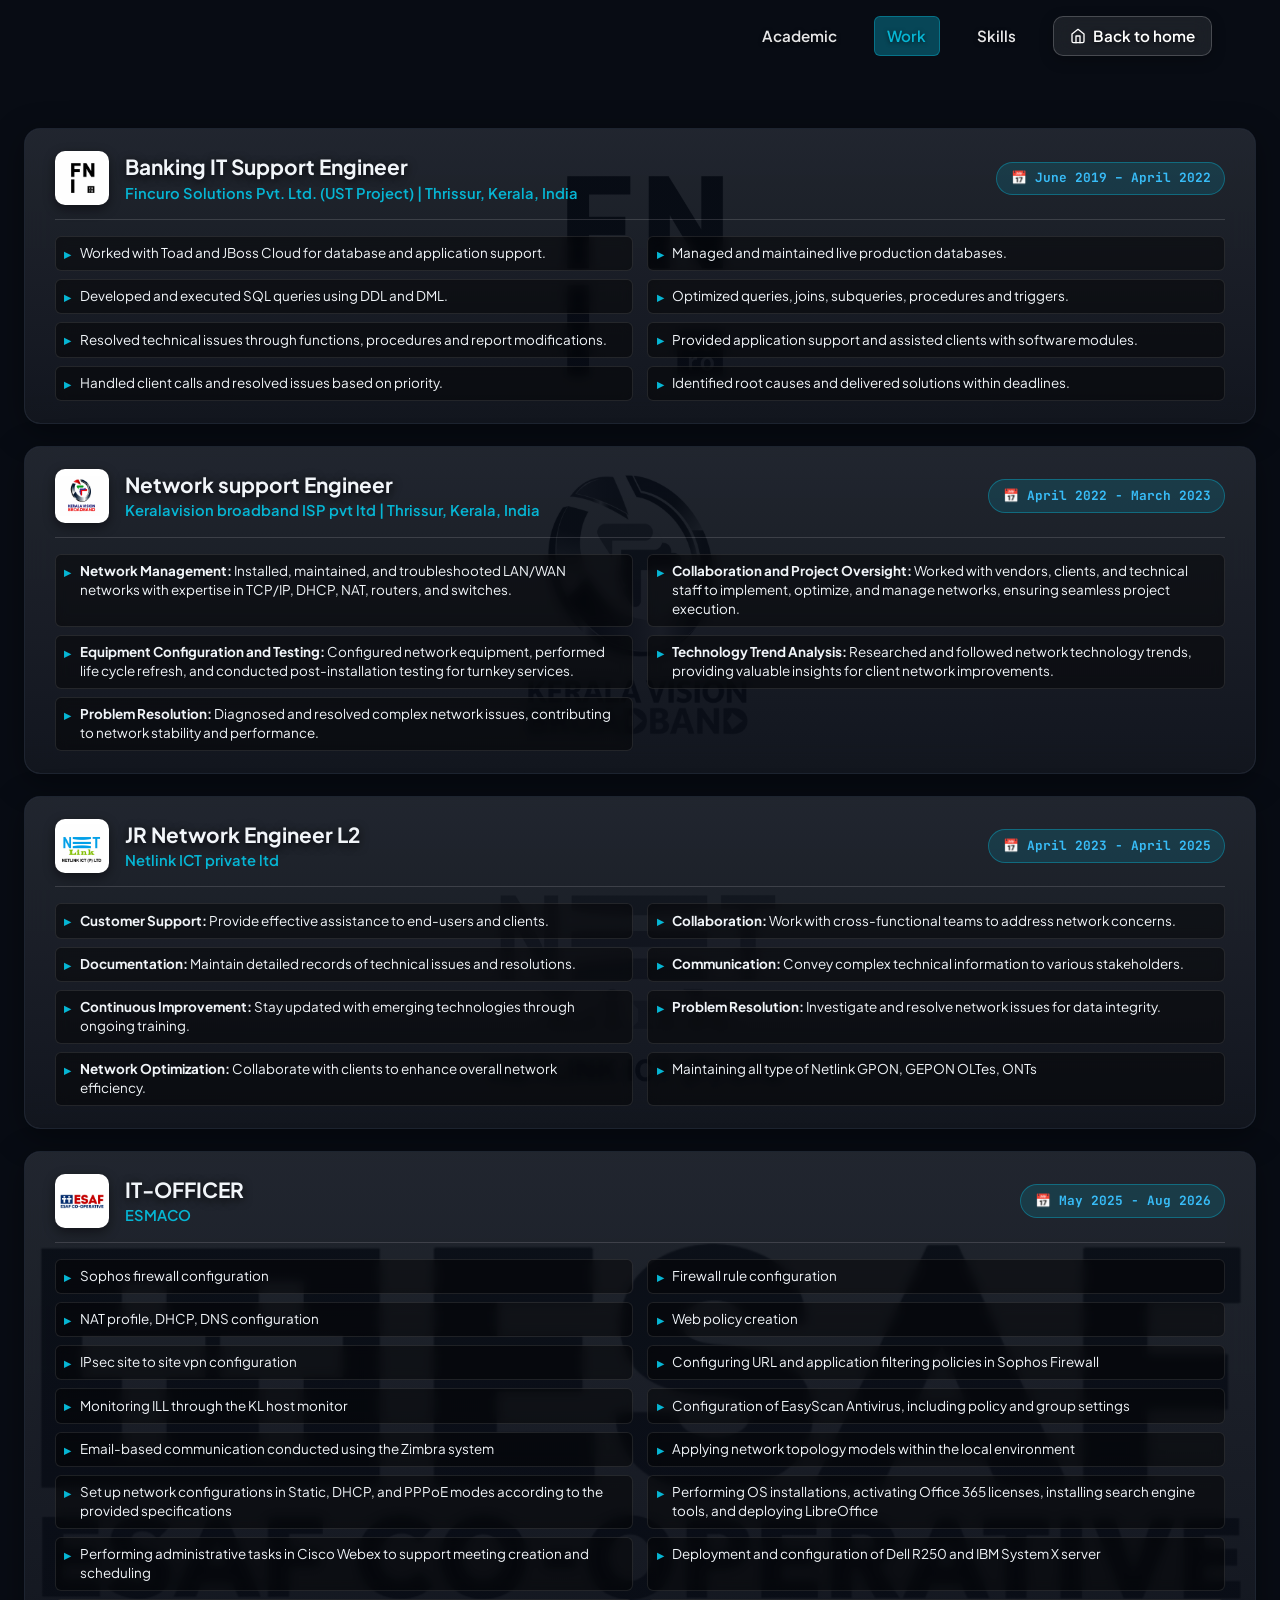
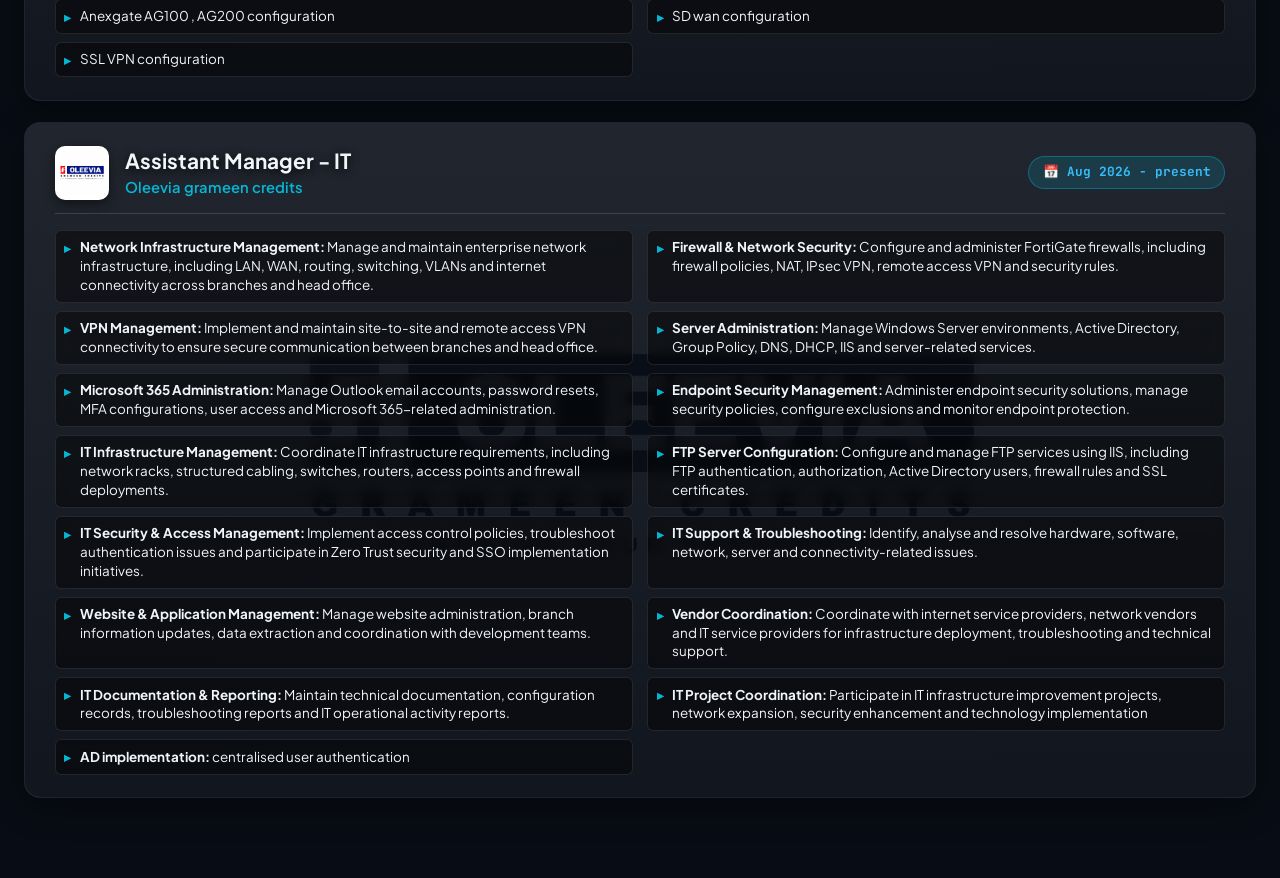
<file: work.html>
<!DOCTYPE html>
<html lang="en" data-theme="dark">
<head>
  <meta charset="UTF-8">
  <meta name="viewport" content="width=device-width, initial-scale=1.0">
  <title>Work Experience & Projects | Anand - Network Engineer</title>
  <meta name="description" content="Professional work experience, enterprise projects, career timeline, and infrastructure achievements of Anand - Network Engineer with 7 years of experience.">
  
  <!-- Fonts -->
  <link rel="preconnect" href="https://fonts.googleapis.com">
  <link rel="preconnect" href="https://fonts.gstatic.com" crossorigin>
  <link href="https://fonts.googleapis.com/css2?family=JetBrains+Mono:wght@400;500;700&family=Plus+Jakarta+Sans:wght@300;400;500;600;700;800&display=swap" rel="stylesheet">
  
  <link rel="stylesheet" href="styles.css">
</head>
<body>
  <!-- SITE HEADER WITH 3 MENUS (ACADEMIC, WORK, SKILLS) -->
  <header class="site-header" id="header">
    <div class="nav-container">
      <!-- Nav Menu: Academic, Work, Skills, Back to home -->
      <nav class="nav-menu" aria-label="Primary Navigation">
        <a href="academic.html" class="nav-link">Academic</a>
        <a href="work.html" class="nav-link active">Work</a>
        <a href="skills.html" class="nav-link">Skills</a>
        <a href="index.html" class="nav-link nav-card-link" title="Return to Home">
          <svg viewBox="0 0 24 24" width="16" height="16" stroke="currentColor" fill="none" stroke-width="2" stroke-linecap="round" stroke-linejoin="round">
            <path d="M3 9l9-7 9 7v11a2 2 0 0 1-2 2H5a2 2 0 0 1-2-2z"></path>
            <polyline points="9 22 9 12 15 12 15 22"></polyline>
          </svg>
          Back to home
        </a>
      </nav>

      <div class="nav-actions">
        <!-- Mobile Drawer Hamburger Toggle Button -->
        <button class="mobile-menu-btn" id="mobileMenuBtn" aria-label="Toggle navigation menu" aria-expanded="false">
          <span class="bar"></span>
          <span class="bar"></span>
          <span class="bar"></span>
        </button>
      </div>
    </div>

    <!-- Mobile Drawer -->
    <div class="mobile-drawer" id="mobileDrawer">
      <div class="mobile-nav-links">
        <a href="index.html" class="mobile-nav-link">Back to home</a>
        <a href="academic.html" class="mobile-nav-link">Academic</a>
        <a href="work.html" class="mobile-nav-link active">Work</a>
        <a href="skills.html" class="mobile-nav-link">Skills</a>
      </div>
    </div>
  </header>

  <main style="min-height: calc(100vh - 100px); padding-top: calc(var(--header-height) + 2rem); padding-bottom: 3rem;">
    <div class="container" style="max-width: 1360px;">
      <div class="work-five-portions">
        <!-- Card 1: Fincuro Solutions Pvt. Ltd. -->
        <div class="portion-card glass-panel portion-bg-fincuro">
          <div class="portion-bg-layer"></div>
          <div class="portion-card-overlay"></div>
          <div class="portion-content-wrapper">
            <div class="work-card-top-bar">
              <div class="work-card-identity">
                <img src="fincuro.webp" alt="Fincuro Solutions Pvt. Ltd." class="work-card-logo">
                <div>
                  <h2 class="portion-title" style="font-size: 1.3rem; margin-bottom: 0.2rem;">Banking IT Support Engineer</h2>
                  <div class="work-company-name">Fincuro Solutions Pvt. Ltd. (UST Project) | Thrissur, Kerala, India</div>
                </div>
              </div>
              <span class="work-company-period">📅 June 2019 – April 2022</span>
            </div>

            <ul class="work-points-list">
              <li>Worked with Toad and JBoss Cloud for database and application support.</li>
              <li>Managed and maintained live production databases.</li>
              <li>Developed and executed SQL queries using DDL and DML.</li>
              <li>Optimized queries, joins, subqueries, procedures and triggers.</li>
              <li>Resolved technical issues through functions, procedures and report modifications.</li>
              <li>Provided application support and assisted clients with software modules.</li>
              <li>Handled client calls and resolved issues based on priority.</li>
              <li>Identified root causes and delivered solutions within deadlines.</li>
            </ul>
          </div>
        </div>

        <!-- Card 2: Keralavision Broadband ISP Pvt. Ltd. -->
        <div class="portion-card glass-panel portion-bg-keralavision">
          <div class="portion-bg-layer"></div>
          <div class="portion-card-overlay"></div>
          <div class="portion-content-wrapper">
            <div class="work-card-top-bar">
              <div class="work-card-identity">
                <img src="keralavision.webp" alt="Keralavision Broadband ISP Pvt. Ltd." class="work-card-logo">
                <div>
                  <h2 class="portion-title" style="font-size: 1.3rem; margin-bottom: 0.2rem;">Network support Engineer</h2>
                  <div class="work-company-name">Keralavision broadband ISP pvt ltd | Thrissur, Kerala, India</div>
                </div>
              </div>
              <span class="work-company-period">📅 April 2022 - March 2023</span>
            </div>

            <ul class="work-points-list">
              <li><strong>Network Management:</strong> Installed, maintained, and troubleshooted LAN/WAN networks with expertise in TCP/IP, DHCP, NAT, routers, and switches.</li>
              <li><strong>Collaboration and Project Oversight:</strong> Worked with vendors, clients, and technical staff to implement, optimize, and manage networks, ensuring seamless project execution.</li>
              <li><strong>Equipment Configuration and Testing:</strong> Configured network equipment, performed life cycle refresh, and conducted post-installation testing for turnkey services.</li>
              <li><strong>Technology Trend Analysis:</strong> Researched and followed network technology trends, providing valuable insights for client network improvements.</li>
              <li><strong>Problem Resolution:</strong> Diagnosed and resolved complex network issues, contributing to network stability and performance.</li>
            </ul>
          </div>
        </div>

        <!-- Card 3: Netlink ICT Private Ltd. -->
        <div class="portion-card glass-panel portion-bg-netlink">
          <div class="portion-bg-layer"></div>
          <div class="portion-card-overlay"></div>
          <div class="portion-content-wrapper">
            <div class="work-card-top-bar">
              <div class="work-card-identity">
                <img src="netlink.webp" alt="Netlink ICT Private Ltd." class="work-card-logo">
                <div>
                  <h2 class="portion-title" style="font-size: 1.3rem; margin-bottom: 0.2rem;">JR Network Engineer L2</h2>
                  <div class="work-company-name">Netlink ICT private ltd</div>
                </div>
              </div>
              <span class="work-company-period">📅 April 2023 - April 2025</span>
            </div>

            <ul class="work-points-list">
              <li><strong>Customer Support:</strong> Provide effective assistance to end-users and clients.</li>
              <li><strong>Collaboration:</strong> Work with cross-functional teams to address network concerns.</li>
              <li><strong>Documentation:</strong> Maintain detailed records of technical issues and resolutions.</li>
              <li><strong>Communication:</strong> Convey complex technical information to various stakeholders.</li>
              <li><strong>Continuous Improvement:</strong> Stay updated with emerging technologies through ongoing training.</li>
              <li><strong>Problem Resolution:</strong> Investigate and resolve network issues for data integrity.</li>
              <li><strong>Network Optimization:</strong> Collaborate with clients to enhance overall network efficiency.</li>
              <li>Maintaining all type of Netlink GPON, GEPON OLTes, ONTs</li>
            </ul>
          </div>
        </div>

        <!-- Card 4: ESMACO -->
        <div class="portion-card glass-panel portion-bg-esmaco">
          <div class="portion-bg-layer"></div>
          <div class="portion-card-overlay"></div>
          <div class="portion-content-wrapper">
            <div class="work-card-top-bar">
              <div class="work-card-identity">
                <img src="esmaco.webp" alt="ESMACO" class="work-card-logo">
                <div>
                  <h2 class="portion-title" style="font-size: 1.3rem; margin-bottom: 0.2rem;">IT-OFFICER</h2>
                  <div class="work-company-name">ESMACO</div>
                </div>
              </div>
              <span class="work-company-period">📅 May 2025 - Aug 2026</span>
            </div>

            <ul class="work-points-list">
              <li>Sophos firewall configuration</li>
              <li>Firewall rule configuration</li>
              <li>NAT profile, DHCP, DNS configuration</li>
              <li>Web policy creation</li>
              <li>IPsec site to site vpn configuration</li>
              <li>Configuring URL and application filtering policies in Sophos Firewall</li>
              <li>Monitoring ILL through the KL host monitor</li>
              <li>Configuration of EasyScan Antivirus, including policy and group settings</li>
              <li>Email-based communication conducted using the Zimbra system</li>
              <li>Applying network topology models within the local environment</li>
              <li>Set up network configurations in Static, DHCP, and PPPoE modes according to the provided specifications</li>
              <li>Performing OS installations, activating Office 365 licenses, installing search engine tools, and deploying LibreOffice</li>
              <li>Performing administrative tasks in Cisco Webex to support meeting creation and scheduling</li>
              <li>Deployment and configuration of Dell R250 and IBM System X server</li>
              <li>Anexgate AG100 , AG200 configuration</li>
              <li>SD wan configuration</li>
              <li>SSL VPN configuration</li>
            </ul>
          </div>
        </div>

        <!-- Card 5: Oleevia Grameen Credits -->
        <div class="portion-card glass-panel portion-bg-oleevia">
          <div class="portion-bg-layer"></div>
          <div class="portion-card-overlay"></div>
          <div class="portion-content-wrapper">
            <div class="work-card-top-bar">
              <div class="work-card-identity">
                <img src="oleevia.webp" alt="Oleevia Grameen Credits" class="work-card-logo">
                <div>
                  <h2 class="portion-title" style="font-size: 1.3rem; margin-bottom: 0.2rem;">Assistant Manager - IT</h2>
                  <div class="work-company-name">Oleevia grameen credits</div>
                </div>
              </div>
              <span class="work-company-period">📅 Aug 2026 - present</span>
            </div>

            <ul class="work-points-list">
              <li><strong>Network Infrastructure Management:</strong> Manage and maintain enterprise network infrastructure, including LAN, WAN, routing, switching, VLANs and internet connectivity across branches and head office.</li>
              <li><strong>Firewall & Network Security:</strong> Configure and administer FortiGate firewalls, including firewall policies, NAT, IPsec VPN, remote access VPN and security rules.</li>
              <li><strong>VPN Management:</strong> Implement and maintain site-to-site and remote access VPN connectivity to ensure secure communication between branches and head office.</li>
              <li><strong>Server Administration:</strong> Manage Windows Server environments, Active Directory, Group Policy, DNS, DHCP, IIS and server-related services.</li>
              <li><strong>Microsoft 365 Administration:</strong> Manage Outlook email accounts, password resets, MFA configurations, user access and Microsoft 365-related administration.</li>
              <li><strong>Endpoint Security Management:</strong> Administer endpoint security solutions, manage security policies, configure exclusions and monitor endpoint protection.</li>
              <li><strong>IT Infrastructure Management:</strong> Coordinate IT infrastructure requirements, including network racks, structured cabling, switches, routers, access points and firewall deployments.</li>
              <li><strong>FTP Server Configuration:</strong> Configure and manage FTP services using IIS, including FTP authentication, authorization, Active Directory users, firewall rules and SSL certificates.</li>
              <li><strong>IT Security & Access Management:</strong> Implement access control policies, troubleshoot authentication issues and participate in Zero Trust security and SSO implementation initiatives.</li>
              <li><strong>IT Support & Troubleshooting:</strong> Identify, analyse and resolve hardware, software, network, server and connectivity-related issues.</li>
              <li><strong>Website & Application Management:</strong> Manage website administration, branch information updates, data extraction and coordination with development teams.</li>
              <li><strong>Vendor Coordination:</strong> Coordinate with internet service providers, network vendors and IT service providers for infrastructure deployment, troubleshooting and technical support.</li>
              <li><strong>IT Documentation & Reporting:</strong> Maintain technical documentation, configuration records, troubleshooting reports and IT operational activity reports.</li>
              <li><strong>IT Project Coordination:</strong> Participate in IT infrastructure improvement projects, network expansion, security enhancement and technology implementation</li>
              <li><strong>AD implementation:</strong> centralised user authentication</li>
            </ul>
          </div>
        </div>
      </div>
    </div>
  </main>

  <!-- Scripts -->
  <script src="app.js"></script>
</body>
</html>
</file>
<file: styles.css>
/* ==========================================================================
   PORTFOLIO DESIGN SYSTEM & CSS VARIABLES
   Light & Dark Mode Cyber / Cloud Engineering Theme
   ========================================================================== */

:root {
  /* Dark Theme (Default) */
  --bg-primary: #080c14;
  --bg-secondary: #0d1322;
  --bg-card: rgba(16, 24, 40, 0.75);
  --bg-card-hover: rgba(22, 34, 58, 0.85);
  --bg-elevated: #162036;
  
  --text-primary: #f1f5f9;
  --text-secondary: #94a3b8;
  --text-muted: #64748b;
  
  --accent-cyan: #06b6d4;
  --accent-cyan-glow: rgba(6, 182, 212, 0.35);
  --accent-blue: #3b82f6;
  --accent-blue-glow: rgba(59, 130, 246, 0.35);
  --accent-emerald: #10b981;
  --accent-emerald-glow: rgba(16, 185, 129, 0.35);
  --accent-purple: #8b5cf6;
  --accent-amber: #f59e0b;
  --accent-rose: #f43f5e;
  
  --border-subtle: rgba(255, 255, 255, 0.08);
  --border-medium: rgba(255, 255, 255, 0.16);
  --border-accent: rgba(6, 182, 212, 0.4);
  
  --glass-bg: rgba(13, 20, 36, 0.7);
  --glass-border: rgba(255, 255, 255, 0.08);
  --glass-shadow: 0 8px 32px 0 rgba(0, 0, 0, 0.37);
  
  --font-sans: 'Plus Jakarta Sans', -apple-system, BlinkMacSystemFont, 'Segoe UI', Roboto, sans-serif;
  --font-mono: 'JetBrains Mono', 'Fira Code', Menlo, Monaco, Consolas, monospace;
  
  --radius-sm: 6px;
  --radius-md: 10px;
  --radius-lg: 16px;
  --radius-xl: 24px;
  
  --header-height: 72px;
  --transition-fast: 0.18s ease;
  --transition-norm: 0.28s ease;
  --transition-slow: 0.45s cubic-bezier(0.16, 1, 0.3, 1);
}

/* Light Theme Variables */
[data-theme="light"] {
  --bg-primary: #f8fafc;
  --bg-secondary: #f1f5f9;
  --bg-card: rgba(255, 255, 255, 0.88);
  --bg-card-hover: rgba(255, 255, 255, 0.98);
  --bg-elevated: #ffffff;
  
  --text-primary: #0f172a;
  --text-secondary: #475569;
  --text-muted: #64748b;
  
  --accent-cyan: #0284c7;
  --accent-cyan-glow: rgba(2, 132, 199, 0.25);
  --accent-blue: #2563eb;
  --accent-blue-glow: rgba(37, 99, 235, 0.25);
  --accent-emerald: #059669;
  --accent-emerald-glow: rgba(5, 150, 105, 0.25);
  
  --border-subtle: rgba(15, 23, 42, 0.08);
  --border-medium: rgba(15, 23, 42, 0.14);
  --border-accent: rgba(2, 132, 199, 0.4);
  
  --glass-bg: rgba(255, 255, 255, 0.82);
  --glass-border: rgba(15, 23, 42, 0.08);
  --glass-shadow: 0 8px 30px rgba(0, 0, 0, 0.06);
}

/* ==========================================================================
   BASE & RESET STYLES
   ========================================================================== */

*, *::before, *::after {
  box-sizing: border-box;
  margin: 0;
  padding: 0;
}

html {
  font-family: var(--font-sans);
  background-color: var(--bg-primary);
  color: var(--text-primary);
  scroll-behavior: smooth;
  scroll-padding-top: 90px;
  -webkit-font-smoothing: antialiased;
  -moz-osx-font-smoothing: grayscale;
}

body {
  min-height: 100vh;
  line-height: 1.6;
  background-color: var(--bg-primary);
  color: var(--text-primary);
  transition: background-color var(--transition-norm), color var(--transition-norm);
  overflow-x: hidden;
}

a {
  color: inherit;
  text-decoration: none;
  transition: color var(--transition-fast);
}

button {
  font-family: inherit;
  cursor: pointer;
  border: none;
  outline: none;
  background: none;
}

input, textarea {
  font-family: inherit;
}

/* ==========================================================================
   LAYOUT UTILITIES
   ========================================================================== */

.container {
  width: 100%;
  max-width: 1240px;
  margin: 0 auto;
  padding: 0 1.5rem;
}

.section-padding {
  padding: 6rem 0;
}

.text-center {
  text-align: center;
}

.text-success {
  color: var(--accent-emerald) !important;
}

/* Glassmorphism Panel */
.glass-panel {
  background: var(--glass-bg);
  backdrop-filter: blur(16px);
  -webkit-backdrop-filter: blur(16px);
  border: 1px solid var(--glass-border);
  border-radius: var(--radius-lg);
  box-shadow: var(--glass-shadow);
  transition: border-color var(--transition-norm), transform var(--transition-fast), box-shadow var(--transition-norm);
}

.glass-panel:hover {
  border-color: var(--border-medium);
}

/* Section Header Styles */
.section-header {
  max-width: 680px;
  margin: 0 auto 3.5rem auto;
}

.section-badge {
  display: inline-block;
  font-size: 0.8rem;
  font-weight: 700;
  letter-spacing: 0.08em;
  text-transform: uppercase;
  color: var(--accent-cyan);
  background: var(--accent-cyan-glow);
  padding: 0.25rem 0.8rem;
  border-radius: 9999px;
  border: 1px solid var(--border-accent);
  margin-bottom: 0.85rem;
}

.section-title {
  font-size: 2.3rem;
  font-weight: 800;
  line-height: 1.25;
  color: var(--text-primary);
  margin-bottom: 0.85rem;
}

.section-subtitle {
  font-size: 1.05rem;
  color: var(--text-secondary);
}

.gradient-text {
  background: linear-gradient(135deg, var(--accent-cyan) 0%, var(--accent-blue) 50%, var(--accent-purple) 100%);
  -webkit-background-clip: text;
  -webkit-text-fill-color: transparent;
}

/* Tag Pills */
.tag {
  display: inline-flex;
  align-items: center;
  font-family: var(--font-mono);
  font-size: 0.76rem;
  font-weight: 500;
  padding: 0.25rem 0.65rem;
  border-radius: 9999px;
  background: rgba(255, 255, 255, 0.05);
  color: var(--text-secondary);
  border: 1px solid var(--border-subtle);
  transition: all var(--transition-fast);
}

[data-theme="light"] .tag {
  background: rgba(0, 0, 0, 0.04);
}

.tag:hover {
  border-color: var(--accent-cyan);
  color: var(--accent-cyan);
}

/* Buttons */
.btn {
  display: inline-flex;
  align-items: center;
  justify-content: center;
  gap: 0.5rem;
  font-weight: 600;
  font-size: 0.95rem;
  padding: 0.75rem 1.4rem;
  border-radius: var(--radius-md);
  transition: all var(--transition-fast);
  cursor: pointer;
  white-space: nowrap;
}

.btn-sm {
  padding: 0.45rem 0.85rem;
  font-size: 0.82rem;
  border-radius: var(--radius-sm);
}

.btn-full {
  width: 100%;
}

.btn-primary {
  background: linear-gradient(135deg, var(--accent-cyan), var(--accent-blue));
  color: #ffffff;
  box-shadow: 0 4px 18px var(--accent-cyan-glow);
}

.btn-primary:hover {
  transform: translateY(-2px);
  box-shadow: 0 6px 24px var(--accent-cyan-glow);
  color: #ffffff;
}

.btn-secondary {
  background: var(--bg-card);
  color: var(--text-primary);
  border: 1px solid var(--border-medium);
}

.btn-secondary:hover {
  background: var(--bg-card-hover);
  border-color: var(--accent-cyan);
  transform: translateY(-2px);
}

.btn-outline {
  border: 1px solid var(--border-medium);
  color: var(--text-primary);
  background: transparent;
}

.btn-outline:hover {
  border-color: var(--accent-cyan);
  background: var(--accent-cyan-glow);
  color: var(--accent-cyan);
}

/* Floating Theme Toggle Bar */
.floating-theme-bar {
  position: fixed;
  top: 1.25rem;
  right: 1.5rem;
  z-index: 999;
}

/* ==========================================================================
   GLOBAL STATUS BAR
   ========================================================================== */

.global-status-bar {
  background: var(--bg-secondary);
  border-bottom: 1px solid var(--border-subtle);
  font-size: 0.78rem;
  font-family: var(--font-mono);
  color: var(--text-secondary);
  padding: 0.35rem 0;
  position: relative;
  z-index: 101;
}

.status-container {
  display: flex;
  justify-content: space-between;
  align-items: center;
  max-width: 1240px;
  margin: 0 auto;
  padding: 0 1.5rem;
  flex-wrap: wrap;
  gap: 0.5rem;
}

.status-indicator {
  display: flex;
  align-items: center;
  gap: 0.5rem;
}

.status-dot {
  width: 8px;
  height: 8px;
  border-radius: 50%;
  background-color: var(--accent-emerald);
  box-shadow: 0 0 10px var(--accent-emerald);
}

.status-dot.pulse {
  animation: pulse-ring 2s infinite ease-in-out;
}

@keyframes pulse-ring {
  0% { transform: scale(0.95); box-shadow: 0 0 0 0 rgba(16, 185, 129, 0.7); }
  70% { transform: scale(1.1); box-shadow: 0 0 0 6px rgba(16, 185, 129, 0); }
  100% { transform: scale(0.95); box-shadow: 0 0 0 0 rgba(16, 185, 129, 0); }
}

.status-metrics {
  display: flex;
  align-items: center;
  gap: 0.75rem;
}

.metric-divider {
  color: var(--border-medium);
}

.metric-val {
  color: var(--accent-cyan);
  font-weight: 600;
}

/* ==========================================================================
   SITE HEADER & NAVIGATION
   ========================================================================== */

.site-header {
  position: absolute;
  top: 0;
  left: 0;
  width: 100%;
  background: transparent;
  backdrop-filter: none;
  -webkit-backdrop-filter: none;
  border-bottom: none;
  z-index: 500;
  transition: all var(--transition-fast);
}

.site-header.scrolled {
  background: transparent;
  box-shadow: none;
}

.nav-container {
  max-width: 1240px;
  margin: 0 auto;
  padding: 0 1.5rem;
  height: var(--header-height);
  display: flex;
  align-items: center;
  justify-content: flex-end;
  gap: 1.5rem;
}

.brand-logo {
  display: flex;
  align-items: center;
  gap: 0.75rem;
}

.brand-symbol {
  width: 40px;
  height: 40px;
  border-radius: var(--radius-md);
  background: linear-gradient(135deg, var(--accent-cyan-glow), var(--accent-blue-glow));
  border: 1px solid var(--border-accent);
  color: var(--accent-cyan);
  display: flex;
  align-items: center;
  justify-content: center;
}

.brand-text {
  display: flex;
  flex-direction: column;
}

.brand-name {
  font-weight: 800;
  font-size: 1.1rem;
  letter-spacing: -0.01em;
  color: var(--text-primary);
  line-height: 1.2;
}

.brand-role {
  font-size: 0.75rem;
  font-family: var(--font-mono);
  color: var(--accent-cyan);
}

/* Nav Menu Links */
.nav-menu {
  display: flex;
  align-items: center;
  gap: 1.5rem;
  margin-left: auto;
}

.nav-link {
  font-size: 0.95rem;
  font-weight: 600;
  color: rgba(255, 255, 255, 0.9);
  display: flex;
  align-items: center;
  gap: 0.35rem;
  padding: 0.45rem 0.8rem;
  border-radius: var(--radius-sm);
  transition: all var(--transition-fast);
  text-shadow: 0 1px 4px rgba(0, 0, 0, 0.6);
}

.nav-link:hover {
  color: var(--accent-cyan);
  background: rgba(255, 255, 255, 0.1);
}

[data-theme="light"] .nav-link {
  color: var(--text-primary);
  text-shadow: 0 1px 2px rgba(255, 255, 255, 0.8);
}

.nav-icon {
  font-size: 0.95rem;
}

.nav-card-link {
  background: rgba(255, 255, 255, 0.08);
  border: 1px solid rgba(255, 255, 255, 0.2);
  backdrop-filter: blur(10px);
  -webkit-backdrop-filter: blur(10px);
  padding: 0.45rem 1rem;
  border-radius: var(--radius-md);
  font-weight: 600;
  display: inline-flex;
  align-items: center;
  gap: 0.45rem;
  color: #ffffff;
  box-shadow: 0 4px 14px rgba(0, 0, 0, 0.25);
  transition: all var(--transition-fast);
}

.nav-card-link:hover {
  background: rgba(6, 182, 212, 0.22);
  border-color: var(--accent-cyan);
  color: var(--accent-cyan);
  transform: translateY(-2px);
  box-shadow: 0 6px 20px rgba(6, 182, 212, 0.35);
}

/* Nav Actions */
.nav-actions {
  display: flex;
  align-items: center;
  gap: 0.75rem;
  margin-left: 0;
}

.theme-toggle-btn {
  display: none !important;
}

[data-theme="dark"] .sun-icon { display: block; }
[data-theme="dark"] .moon-icon { display: none; }
[data-theme="light"] .sun-icon { display: none; }
[data-theme="light"] .moon-icon { display: block; }

.mobile-menu-btn {
  display: none;
  flex-direction: column;
  justify-content: center;
  gap: 5px;
  width: 38px;
  height: 38px;
  border-radius: var(--radius-md);
  border: 1px solid rgba(255, 255, 255, 0.2);
  background: rgba(0, 0, 0, 0.25);
  backdrop-filter: blur(8px);
  -webkit-backdrop-filter: blur(8px);
  padding: 8px;
}

[data-theme="light"] .mobile-menu-btn {
  border-color: var(--border-medium);
  background: rgba(255, 255, 255, 0.65);
}

.mobile-menu-btn .bar {
  width: 100%;
  height: 2px;
  background-color: #ffffff;
  transition: transform var(--transition-fast), opacity var(--transition-fast);
}

[data-theme="light"] .mobile-menu-btn .bar {
  background-color: var(--text-primary);
}

.mobile-menu-btn.active .bar:nth-child(1) {
  transform: translateY(7px) rotate(45deg);
}
.mobile-menu-btn.active .bar:nth-child(2) {
  opacity: 0;
}
.mobile-menu-btn.active .bar:nth-child(3) {
  transform: translateY(-7px) rotate(-45deg);
}

/* Mobile Drawer */
.mobile-drawer {
  display: none;
  background: var(--bg-secondary);
  border-bottom: 1px solid var(--border-medium);
  padding: 1.5rem;
}

.mobile-drawer.open {
  display: block;
}

.mobile-nav-links {
  display: flex;
  flex-direction: column;
  gap: 0.75rem;
  margin-bottom: 1.25rem;
}

.nav-link.active {
  color: var(--accent-cyan);
  background: var(--accent-cyan-glow);
  border: 1px solid var(--border-accent);
}

.mobile-nav-link {
  font-size: 1.05rem;
  font-weight: 600;
  color: var(--text-secondary);
  padding: 0.5rem 0;
  border-bottom: 1px solid var(--border-subtle);
  transition: all var(--transition-fast);
}

.mobile-nav-link:hover {
  color: var(--accent-cyan);
}

.mobile-nav-link.active {
  color: var(--accent-cyan);
  font-weight: 700;
  border-left: 3px solid var(--accent-cyan);
  padding-left: 0.75rem;
}

/* Subpage Hero Banner */
.subpage-hero {
  position: relative;
  padding-top: calc(var(--header-height) + 3.5rem);
  padding-bottom: 3.5rem;
  background: linear-gradient(180deg, var(--bg-secondary) 0%, var(--bg-primary) 100%);
  border-bottom: 1px solid var(--border-subtle);
  overflow: hidden;
}

.subpage-hero-glow {
  position: absolute;
  top: -120px;
  right: 10%;
  width: 500px;
  height: 500px;
  border-radius: 50%;
  background: radial-gradient(circle, var(--accent-cyan-glow) 0%, transparent 70%);
  pointer-events: none;
  filter: blur(80px);
}

.breadcrumb-nav {
  display: flex;
  align-items: center;
  gap: 0.5rem;
  font-size: 0.85rem;
  font-family: var(--font-mono);
  color: var(--text-muted);
  margin-bottom: 1.25rem;
}

.breadcrumb-nav a {
  color: var(--accent-cyan);
  transition: color var(--transition-fast);
}

.breadcrumb-nav a:hover {
  text-decoration: underline;
}

.breadcrumb-sep {
  color: var(--border-medium);
}

.skill-card.is-hidden {
  display: none !important;
}

/* ==========================================================================
   HERO INTRO SECTION
   ========================================================================== */

.hero-section {
  position: relative;
  min-height: 90vh;
  display: flex;
  flex-direction: column;
  justify-content: center;
  align-items: flex-start;
  overflow: hidden;
  background-color: var(--bg-primary);
  cursor: pointer;
}

.hero-bg-layer {
  position: absolute;
  top: 0;
  left: 0;
  width: 100%;
  height: 100%;
  background-size: cover;
  background-position: center 25%;
  background-repeat: no-repeat;
  background-attachment: fixed;
  pointer-events: none;
}

/* Grayscale Black & White Layer (Default) */
.hero-bg-bw {
  background-image: 
    linear-gradient(180deg, rgba(8, 12, 20, 0.25) 0%, rgba(8, 12, 20, 0.05) 50%, rgba(8, 12, 20, 0.95) 100%),
    url('hero-bg-bw.jpg');
  z-index: 1;
  opacity: 1;
  transition: opacity 0.7s cubic-bezier(0.16, 1, 0.3, 1);
}

[data-theme="light"] .hero-bg-bw {
  background-image: 
    linear-gradient(180deg, rgba(248, 250, 252, 0.3) 0%, rgba(248, 250, 252, 0.05) 50%, rgba(248, 250, 252, 0.98) 100%),
    url('hero-bg-bw.jpg');
}

/* Vibrant Full Color Layer (Revealed when cursor moves onto background) */
.hero-bg-color {
  background-image: 
    linear-gradient(180deg, rgba(8, 12, 20, 0.15) 0%, rgba(8, 12, 20, 0.02) 50%, rgba(8, 12, 20, 0.95) 100%),
    url('hero-bg-color.jpg');
  z-index: 2;
  opacity: 0;
  transition: opacity 0.65s cubic-bezier(0.16, 1, 0.3, 1);
}

[data-theme="light"] .hero-bg-color {
  background-image: 
    linear-gradient(180deg, rgba(248, 250, 252, 0.2) 0%, rgba(248, 250, 252, 0.02) 50%, rgba(248, 250, 252, 0.98) 100%),
    url('hero-bg-color.jpg');
}

/* Cursor hover or active touch turns the background colorful! */
.hero-section:hover .hero-bg-color,
.hero-section.is-color-active .hero-bg-color {
  opacity: 1;
}

/* Subtle interactive cursor glow following the pointer */
.hero-cursor-glow {
  position: absolute;
  width: 420px;
  height: 420px;
  border-radius: 50%;
  background: radial-gradient(circle, rgba(14, 165, 233, 0.18) 0%, rgba(139, 92, 246, 0.08) 50%, transparent 70%);
  pointer-events: none;
  transform: translate(-50%, -50%);
  z-index: 3;
  opacity: 0;
  transition: opacity 0.35s ease;
}

.hero-section:hover .hero-cursor-glow,
.hero-section.is-color-active .hero-cursor-glow {
  opacity: 1;
}

.hero-bg-glows {
  position: absolute;
  top: 0;
  left: 0;
  right: 0;
  bottom: 0;
  pointer-events: none;
  z-index: 0;
}

.glow-orb {
  position: absolute;
  border-radius: 50%;
  filter: blur(120px);
  opacity: 0.18;
}

.orb-1 {
  width: 500px;
  height: 500px;
  background: var(--accent-cyan);
  top: -150px;
  left: 10%;
}

.orb-2 {
  width: 450px;
  height: 450px;
  background: var(--accent-purple);
  top: 100px;
  right: 5%;
}

.hero-content-wrapper {
  position: relative;
  z-index: 1;
  width: 100%;
}

/* Hero Text Container (Direct Text on Middle Left) */
.hero-text-container {
  position: relative;
  z-index: 10;
  width: 100%;
  max-width: 1240px;
  margin: 0 auto;
  padding: 0 2rem;
  pointer-events: none;
}

.hero-name {
  font-size: clamp(3.2rem, 6.5vw, 5.4rem);
  font-weight: 800;
  line-height: 1.08;
  color: #ffffff;
  letter-spacing: -0.025em;
  text-shadow: 0 4px 22px rgba(0, 0, 0, 0.95), 0 8px 40px rgba(0, 0, 0, 0.85);
  margin-bottom: 0.5rem;
}

.hero-role-text {
  font-family: var(--font-mono);
  font-size: clamp(1.6rem, 2.8vw, 2.35rem);
  font-weight: 700;
  color: #ffffff;
  letter-spacing: 0.05em;
  text-transform: uppercase;
  text-shadow: 0 2px 16px rgba(0, 0, 0, 0.95), 0 4px 28px rgba(0, 0, 0, 0.75);
  margin-bottom: 0.9rem;
}

.hero-experience-text {
  font-size: clamp(1.15rem, 1.8vw, 1.35rem);
  font-weight: 400;
  line-height: 1.6;
  color: #ffffff;
  max-width: 680px;
  text-shadow: 0 2px 14px rgba(0, 0, 0, 0.9), 0 4px 28px rgba(0, 0, 0, 0.8);
}

.hero-badge {
  display: inline-flex;
  align-items: center;
  gap: 0.5rem;
  font-size: 0.85rem;
  font-weight: 600;
  padding: 0.35rem 1rem;
  border-radius: 9999px;
  background: var(--bg-card);
  border: 1px solid var(--border-medium);
  color: var(--text-secondary);
  margin-bottom: 1.5rem;
}

.badge-dot {
  width: 8px;
  height: 8px;
  border-radius: 50%;
  background-color: var(--accent-emerald);
  box-shadow: 0 0 8px var(--accent-emerald);
}

.hero-title {
  font-size: 3.2rem;
  font-weight: 800;
  line-height: 1.15;
  letter-spacing: -0.02em;
  margin-bottom: 1.25rem;
}

.hero-subtitle {
  font-size: 1.15rem;
  color: var(--text-secondary);
  max-width: 720px;
  margin: 0 auto 2rem auto;
  line-height: 1.7;
}

.hero-actions {
  display: flex;
  justify-content: center;
  gap: 1rem;
  flex-wrap: wrap;
  margin-bottom: 2.75rem;
}

/* Hero Stats Strip */
.hero-stats-grid {
  display: grid;
  grid-template-columns: repeat(4, 1fr);
  gap: 1.25rem;
  margin-top: 1.5rem;
}

.stat-card {
  background: var(--bg-card);
  border: 1px solid var(--border-subtle);
  border-radius: var(--radius-md);
  padding: 1.1rem 1rem;
  text-align: center;
  transition: all var(--transition-fast);
}

.stat-card:hover {
  border-color: var(--accent-cyan);
  transform: translateY(-2px);
}

.stat-num {
  font-family: var(--font-mono);
  font-size: 1.75rem;
  font-weight: 700;
  color: var(--accent-cyan);
  line-height: 1.1;
  margin-bottom: 0.35rem;
}

.stat-label {
  font-size: 0.78rem;
  color: var(--text-muted);
  font-weight: 500;
  text-transform: uppercase;
  letter-spacing: 0.04em;
}

/* ==========================================================================
   LIVE NETWORK TOPOLOGY DIAGRAM COMPONENT
   ========================================================================== */

.topology-wrapper {
  position: relative;
  z-index: 1;
  margin-top: 1rem;
}

.topology-card {
  padding: 1.5rem;
  border-radius: var(--radius-xl);
  border: 1px solid var(--border-medium);
  background: var(--glass-bg);
}

.topology-header {
  display: flex;
  justify-content: space-between;
  align-items: center;
  flex-wrap: wrap;
  gap: 1rem;
  margin-bottom: 1.25rem;
  padding-bottom: 1rem;
  border-bottom: 1px solid var(--border-subtle);
}

.topo-title-group {
  display: flex;
  align-items: center;
  gap: 0.85rem;
}

.topo-icon-chip {
  width: 42px;
  height: 42px;
  border-radius: var(--radius-md);
  background: var(--accent-cyan-glow);
  color: var(--accent-cyan);
  border: 1px solid var(--border-accent);
  display: flex;
  align-items: center;
  justify-content: center;
  flex-shrink: 0;
}

.topo-title {
  font-size: 1.25rem;
  font-weight: 700;
  color: var(--text-primary);
  line-height: 1.2;
}

.topo-hint {
  font-size: 0.82rem;
  color: var(--text-secondary);
}

.topo-controls {
  display: flex;
  align-items: center;
  gap: 0.75rem;
  flex-wrap: wrap;
}

.traffic-speed-selector {
  display: flex;
  align-items: center;
  background: var(--bg-card);
  border: 1px solid var(--border-subtle);
  border-radius: var(--radius-sm);
  padding: 2px 4px;
}

.speed-label {
  font-size: 0.75rem;
  font-family: var(--font-mono);
  color: var(--text-muted);
  padding: 0 0.5rem;
}

.speed-btn {
  font-size: 0.75rem;
  font-family: var(--font-mono);
  font-weight: 600;
  padding: 0.25rem 0.5rem;
  color: var(--text-secondary);
  border-radius: 4px;
  transition: all var(--transition-fast);
}

.speed-btn.active, .speed-btn:hover {
  background: var(--accent-cyan);
  color: #ffffff;
}

/* Canvas Stage */
.network-canvas-stage {
  position: relative;
  width: 100%;
  height: 420px;
  background: radial-gradient(circle at center, rgba(6, 182, 212, 0.05) 0%, rgba(8, 12, 20, 0.95) 75%);
  border: 1px solid var(--border-subtle);
  border-radius: var(--radius-lg);
  overflow: hidden;
  margin-bottom: 1.5rem;
}

[data-theme="light"] .network-canvas-stage {
  background: radial-gradient(circle at center, rgba(2, 132, 199, 0.08) 0%, rgba(248, 250, 252, 0.95) 75%);
}

#networkCanvas {
  display: block;
  width: 100%;
  height: 100%;
  cursor: crosshair;
}

/* Overlay Legend */
.topo-legend {
  position: absolute;
  top: 1rem;
  left: 1rem;
  background: rgba(8, 12, 20, 0.82);
  backdrop-filter: blur(10px);
  border: 1px solid var(--border-subtle);
  padding: 0.5rem 0.85rem;
  border-radius: var(--radius-md);
  font-family: var(--font-mono);
  font-size: 0.72rem;
  color: var(--text-secondary);
  display: flex;
  flex-direction: column;
  gap: 0.35rem;
  pointer-events: none;
}

[data-theme="light"] .topo-legend {
  background: rgba(255, 255, 255, 0.9);
}

.legend-item {
  display: flex;
  align-items: center;
  gap: 0.5rem;
}

.legend-line {
  width: 18px;
  height: 3px;
  border-radius: 2px;
}

.line-wan { background: #38bdf8; }
.line-firewall { background: #f43f5e; }
.line-lan { background: #10b981; }
.line-vpn { background: #a855f7; }

.canvas-hint-pill {
  position: absolute;
  bottom: 1rem;
  right: 1rem;
  background: rgba(8, 12, 20, 0.82);
  backdrop-filter: blur(10px);
  border: 1px solid var(--border-subtle);
  padding: 0.4rem 0.8rem;
  border-radius: 9999px;
  font-size: 0.75rem;
  color: var(--accent-cyan);
  display: flex;
  align-items: center;
  gap: 0.45rem;
  pointer-events: none;
}

[data-theme="light"] .canvas-hint-pill {
  background: rgba(255, 255, 255, 0.9);
}

/* ==========================================================================
   DEVICE INSPECTOR HUD (MANAGEMENT RESPONSIBILITY)
   ========================================================================== */

.device-inspector-hud {
  background: var(--bg-card);
  border: 1px solid var(--border-medium);
  border-radius: var(--radius-lg);
  padding: 1.5rem;
  position: relative;
  transition: all var(--transition-fast);
}

.hud-top-bar {
  display: flex;
  justify-content: space-between;
  align-items: center;
  flex-wrap: wrap;
  gap: 1rem;
  margin-bottom: 1.25rem;
  padding-bottom: 1rem;
  border-bottom: 1px solid var(--border-subtle);
}

.hud-device-badge {
  display: flex;
  align-items: center;
  gap: 0.85rem;
}

.hud-icon {
  font-size: 1.8rem;
  width: 48px;
  height: 48px;
  border-radius: var(--radius-md);
  background: var(--bg-elevated);
  border: 1px solid var(--border-medium);
  display: flex;
  align-items: center;
  justify-content: center;
}

.hud-role-tag {
  font-family: var(--font-mono);
  font-size: 0.72rem;
  font-weight: 700;
  color: var(--accent-cyan);
  letter-spacing: 0.08em;
}

.hud-device-name {
  font-size: 1.3rem;
  font-weight: 700;
  color: var(--text-primary);
}

.hud-status-badge {
  display: flex;
  align-items: center;
  gap: 0.5rem;
  font-family: var(--font-mono);
  font-size: 0.78rem;
  font-weight: 600;
  color: var(--accent-emerald);
  background: var(--accent-emerald-glow);
  border: 1px solid rgba(16, 185, 129, 0.3);
  padding: 0.35rem 0.85rem;
  border-radius: 9999px;
}

.hud-ping-dot {
  width: 8px;
  height: 8px;
  border-radius: 50%;
  background: var(--accent-emerald);
  animation: pulse-ring 2s infinite ease-in-out;
}

.hud-grid {
  display: grid;
  grid-template-columns: 1.4fr 1fr 1fr;
  gap: 1.5rem;
  margin-bottom: 1.5rem;
}

.hud-col {
  background: var(--bg-secondary);
  border: 1px solid var(--border-subtle);
  border-radius: var(--radius-md);
  padding: 1.15rem;
}

.hud-col-header {
  display: flex;
  justify-content: space-between;
  align-items: center;
  margin-bottom: 0.85rem;
  padding-bottom: 0.5rem;
  border-bottom: 1px solid var(--border-subtle);
}

.hud-col-title {
  font-size: 0.85rem;
  font-weight: 700;
  color: var(--text-primary);
}

.hud-chip {
  font-size: 0.68rem;
  font-family: var(--font-mono);
  color: var(--accent-cyan);
  background: var(--accent-cyan-glow);
  padding: 0.15rem 0.5rem;
  border-radius: 4px;
}

.hud-description {
  font-size: 0.88rem;
  color: var(--text-secondary);
  line-height: 1.6;
  margin-bottom: 1rem;
}

.hud-tags {
  display: flex;
  flex-wrap: wrap;
  gap: 0.4rem;
}

/* Specs List */
.hud-spec-list {
  display: flex;
  flex-direction: column;
  gap: 0.65rem;
}

.spec-row {
  display: flex;
  justify-content: space-between;
  font-size: 0.82rem;
  padding-bottom: 0.4rem;
  border-bottom: 1px dashed var(--border-subtle);
}

.spec-name {
  color: var(--text-muted);
}

.spec-val {
  font-family: var(--font-mono);
  font-weight: 600;
  color: var(--text-primary);
  text-align: right;
}

/* Telemetry Gauges */
.telemetry-gauges {
  display: flex;
  flex-direction: column;
  gap: 0.85rem;
}

.gauge-item {
  display: flex;
  flex-direction: column;
  gap: 0.35rem;
}

.gauge-header {
  display: flex;
  justify-content: space-between;
  font-family: var(--font-mono);
  font-size: 0.78rem;
  color: var(--text-secondary);
}

.gauge-bar-track {
  width: 100%;
  height: 6px;
  background: rgba(255, 255, 255, 0.08);
  border-radius: 3px;
  overflow: hidden;
}

[data-theme="light"] .gauge-bar-track {
  background: rgba(0, 0, 0, 0.08);
}

.gauge-bar-fill {
  height: 100%;
  background: linear-gradient(90deg, var(--accent-cyan), var(--accent-blue));
  border-radius: 3px;
  transition: width 0.5s ease-out;
}

.gauge-bar-fill.bg-success {
  background: var(--accent-emerald);
}

/* Nodes Switcher Bar */
.hud-nodes-bar {
  display: flex;
  align-items: center;
  gap: 0.85rem;
  flex-wrap: wrap;
  padding-top: 1rem;
  border-top: 1px solid var(--border-subtle);
}

.nodes-bar-label {
  font-size: 0.82rem;
  font-weight: 600;
  color: var(--text-muted);
  text-transform: uppercase;
  letter-spacing: 0.04em;
}

.nodes-pill-group {
  display: flex;
  gap: 0.5rem;
  flex-wrap: wrap;
}

.node-pill {
  font-size: 0.8rem;
  font-weight: 600;
  padding: 0.4rem 0.85rem;
  border-radius: var(--radius-sm);
  background: var(--bg-secondary);
  border: 1px solid var(--border-subtle);
  color: var(--text-secondary);
  transition: all var(--transition-fast);
}

.node-pill:hover {
  border-color: var(--accent-cyan);
  color: var(--accent-cyan);
}

.node-pill.active {
  background: var(--accent-cyan);
  color: #ffffff;
  border-color: var(--accent-cyan);
  box-shadow: 0 2px 10px var(--accent-cyan-glow);
}

/* ==========================================================================
   TECHNICAL SKILLS SECTION
   ========================================================================== */

.skills-filter-tabs {
  display: flex;
  justify-content: center;
  gap: 0.65rem;
  margin-bottom: 2.5rem;
  flex-wrap: wrap;
}

.filter-btn {
  font-size: 0.85rem;
  font-weight: 600;
  padding: 0.5rem 1.1rem;
  border-radius: 9999px;
  background: var(--bg-card);
  border: 1px solid var(--border-subtle);
  color: var(--text-secondary);
  transition: all var(--transition-fast);
}

.filter-btn:hover {
  color: var(--text-primary);
  border-color: var(--border-medium);
}

.filter-btn.active {
  background: var(--accent-cyan);
  color: #ffffff;
  border-color: var(--accent-cyan);
  box-shadow: 0 2px 12px var(--accent-cyan-glow);
}

.skills-grid {
  display: grid;
  grid-template-columns: repeat(3, 1fr);
  gap: 1.5rem;
}

.skill-card {
  padding: 1.75rem;
  display: flex;
  flex-direction: column;
  transition: all var(--transition-norm);
}

.skill-card:hover {
  transform: translateY(-4px);
  border-color: var(--border-accent);
}

.skill-card-icon {
  width: 52px;
  height: 52px;
  border-radius: var(--radius-md);
  background: var(--accent-cyan-glow);
  color: var(--accent-cyan);
  border: 1px solid var(--border-accent);
  display: flex;
  align-items: center;
  justify-content: center;
  margin-bottom: 1.25rem;
}

.skill-title {
  font-size: 1.2rem;
  font-weight: 700;
  margin-bottom: 0.65rem;
  color: var(--text-primary);
}

.skill-desc {
  font-size: 0.88rem;
  color: var(--text-secondary);
  line-height: 1.6;
  margin-bottom: 1.25rem;
  flex-grow: 1;
}

.skill-tags {
  display: flex;
  flex-wrap: wrap;
  gap: 0.4rem;
  margin-bottom: 1.25rem;
}

.skill-tag {
  font-size: 0.72rem;
  font-family: var(--font-mono);
  background: rgba(255, 255, 255, 0.05);
  border: 1px solid var(--border-subtle);
  padding: 0.2rem 0.5rem;
  border-radius: 4px;
  color: var(--text-secondary);
}

[data-theme="light"] .skill-tag {
  background: rgba(0, 0, 0, 0.04);
}

.skill-level-bar {
  display: flex;
  flex-direction: column;
  gap: 0.35rem;
}

.level-label {
  display: flex;
  justify-content: space-between;
  font-size: 0.75rem;
  font-family: var(--font-mono);
  color: var(--text-muted);
}

.level-track {
  width: 100%;
  height: 5px;
  background: rgba(255, 255, 255, 0.08);
  border-radius: 3px;
  overflow: hidden;
}

[data-theme="light"] .level-track {
  background: rgba(0, 0, 0, 0.08);
}

.level-fill {
  height: 100%;
  background: linear-gradient(90deg, var(--accent-cyan), var(--accent-blue));
  border-radius: 3px;
}

/* ==========================================================================
   CAREER EXPERIENCE TIMELINE
   ========================================================================== */

.timeline-wrapper {
  position: relative;
  max-width: 900px;
  margin: 0 auto;
  padding: 1rem 0;
}

.timeline-wrapper::before {
  content: '';
  position: absolute;
  top: 0;
  bottom: 0;
  left: 24px;
  width: 2px;
  background: linear-gradient(180deg, var(--accent-cyan) 0%, var(--accent-blue) 50%, rgba(255,255,255,0.05) 100%);
}

.timeline-item {
  position: relative;
  padding-left: 64px;
  margin-bottom: 2.5rem;
}

.timeline-dot {
  position: absolute;
  left: 17px;
  top: 24px;
  width: 16px;
  height: 16px;
  border-radius: 50%;
  background: var(--bg-primary);
  border: 3px solid var(--accent-cyan);
  box-shadow: 0 0 12px var(--accent-cyan);
  z-index: 2;
}

.timeline-content {
  padding: 1.75rem;
  border-radius: var(--radius-lg);
}

.timeline-header {
  display: flex;
  justify-content: space-between;
  align-items: flex-start;
  flex-wrap: wrap;
  gap: 0.5rem;
  margin-bottom: 1rem;
}

.timeline-role {
  font-size: 1.25rem;
  font-weight: 700;
  color: var(--text-primary);
  line-height: 1.2;
}

.timeline-company {
  font-size: 0.92rem;
  color: var(--accent-cyan);
  font-weight: 600;
  margin-top: 0.25rem;
  display: flex;
  align-items: center;
  gap: 0.6rem;
}

.badge-remote {
  font-size: 0.72rem;
  font-family: var(--font-mono);
  color: var(--text-muted);
  background: rgba(255, 255, 255, 0.05);
  padding: 0.15rem 0.5rem;
  border-radius: 4px;
}

.timeline-period {
  font-family: var(--font-mono);
  font-size: 0.82rem;
  font-weight: 600;
  color: var(--accent-cyan);
  background: var(--accent-cyan-glow);
  padding: 0.25rem 0.75rem;
  border-radius: 9999px;
  border: 1px solid var(--border-accent);
}

.timeline-desc {
  font-size: 0.95rem;
  color: var(--text-secondary);
  line-height: 1.6;
  margin-bottom: 1rem;
}

.timeline-highlights {
  list-style: none;
  margin-bottom: 1.25rem;
  display: flex;
  flex-direction: column;
  gap: 0.5rem;
}

.timeline-highlights li {
  position: relative;
  padding-left: 1.4rem;
  font-size: 0.88rem;
  color: var(--text-secondary);
  line-height: 1.5;
}

.timeline-highlights li::before {
  content: '▸';
  position: absolute;
  left: 0;
  color: var(--accent-cyan);
  font-weight: 700;
}

.timeline-tags {
  display: flex;
  flex-wrap: wrap;
  gap: 0.4rem;
}

/* ==========================================================================
   ACADEMIC & CERTIFICATIONS SECTION
   ========================================================================== */

/* 3-Portion Academic Layout */
.academic-three-portions {
  display: grid;
  grid-template-columns: repeat(3, 1fr);
  gap: 1.75rem;
  margin-top: 2rem;
  margin-bottom: 2rem;
}

@media (max-width: 1024px) {
  .academic-three-portions {
    grid-template-columns: 1fr;
  }
}

/* 5-Portion Work Layout (Wide & Low-Height Cards) */
.work-five-portions {
  display: flex;
  flex-direction: column;
  gap: 1.35rem;
  margin-top: 1.5rem;
  margin-bottom: 2rem;
  width: 100%;
}

.work-five-portions .portion-card {
  width: 100%;
  min-height: 210px;
  height: auto;
  padding: 1.4rem 1.85rem;
}

.work-card-top-bar {
  display: flex;
  align-items: center;
  justify-content: space-between;
  flex-wrap: wrap;
  gap: 1rem;
  margin-bottom: 1rem;
  padding-bottom: 0.85rem;
  border-bottom: 1px solid rgba(255, 255, 255, 0.14);
}

.work-card-identity {
  display: flex;
  align-items: center;
  gap: 1rem;
}

.portion-card {
  padding: 2rem;
  border-radius: var(--radius-lg);
  display: flex;
  flex-direction: column;
  height: 100%;
  min-height: 780px;
  position: relative;
  overflow: hidden;
  transition: all var(--transition-norm);
}

.portion-card:hover {
  transform: translateY(-4px);
  border-color: var(--border-accent);
  box-shadow: 0 16px 36px rgba(6, 182, 212, 0.22);
}

/* Background Image Layer for Portions */
.portion-bg-layer {
  position: absolute;
  top: 0;
  left: 0;
  width: 100%;
  height: 100%;
  background-size: cover;
  background-position: center;
  background-repeat: no-repeat;
  opacity: 0.5;
  filter: grayscale(100%);
  -webkit-filter: grayscale(100%);
  transition: filter 0.6s cubic-bezier(0.16, 1, 0.3, 1), opacity 0.6s cubic-bezier(0.16, 1, 0.3, 1), transform 0.6s cubic-bezier(0.16, 1, 0.3, 1);
  pointer-events: none;
  z-index: 0;
}

.portion-card:hover .portion-bg-layer,
.portion-card.is-color-active .portion-bg-layer {
  filter: grayscale(0%);
  -webkit-filter: grayscale(0%);
  opacity: 0.85;
  transform: scale(1.04);
}

.portion-bg-vramhss .portion-bg-layer {
  background-image: url('vramhss.jpg');
}

.portion-bg-gptckkm .portion-bg-layer {
  background-image: url('gptckkm.jpg');
}

.portion-bg-fincuro .portion-bg-layer {
  background-image: url('fincuro.webp');
  background-size: contain;
  background-color: #ffffff;
  opacity: 0.22;
}

.portion-bg-fincuro:hover .portion-bg-layer,
.portion-bg-fincuro.is-color-active .portion-bg-layer {
  opacity: 0.42;
}

.portion-bg-fincuro .portion-card-overlay {
  background: linear-gradient(180deg, rgba(8, 12, 20, 0.55) 0%, rgba(8, 12, 20, 0.82) 100%);
}

.portion-bg-keralavision .portion-bg-layer {
  background-image: url('keralavision.webp');
  background-size: contain;
  background-color: #ffffff;
  opacity: 0.22;
}

.portion-bg-keralavision:hover .portion-bg-layer,
.portion-bg-keralavision.is-color-active .portion-bg-layer {
  opacity: 0.42;
}

.portion-bg-keralavision .portion-card-overlay {
  background: linear-gradient(180deg, rgba(8, 12, 20, 0.55) 0%, rgba(8, 12, 20, 0.82) 100%);
}

.portion-bg-netlink .portion-bg-layer {
  background-image: url('netlink.webp');
  background-size: contain;
  background-color: #ffffff;
  opacity: 0.22;
}

.portion-bg-netlink:hover .portion-bg-layer,
.portion-bg-netlink.is-color-active .portion-bg-layer {
  opacity: 0.42;
}

.portion-bg-netlink .portion-card-overlay {
  background: linear-gradient(180deg, rgba(8, 12, 20, 0.55) 0%, rgba(8, 12, 20, 0.82) 100%);
}

.portion-bg-esmaco .portion-bg-layer {
  background-image: url('esmaco.webp');
  background-size: contain;
  background-color: #ffffff;
  opacity: 0.22;
}

.portion-bg-esmaco:hover .portion-bg-layer,
.portion-bg-esmaco.is-color-active .portion-bg-layer {
  opacity: 0.42;
}

.portion-bg-esmaco .portion-card-overlay {
  background: linear-gradient(180deg, rgba(8, 12, 20, 0.55) 0%, rgba(8, 12, 20, 0.82) 100%);
}

.portion-bg-oleevia .portion-bg-layer {
  background-image: url('oleevia.webp');
  background-size: contain;
  background-color: #ffffff;
  opacity: 0.22;
}

.portion-bg-oleevia:hover .portion-bg-layer,
.portion-bg-oleevia.is-color-active .portion-bg-layer {
  opacity: 0.42;
}

.portion-bg-oleevia .portion-card-overlay {
  background: linear-gradient(180deg, rgba(8, 12, 20, 0.55) 0%, rgba(8, 12, 20, 0.82) 100%);
}

.work-card-logo {
  width: 54px;
  height: 54px;
  border-radius: var(--radius-md);
  object-fit: contain;
  background: #ffffff;
  padding: 5px;
  box-shadow: 0 4px 12px rgba(0, 0, 0, 0.45);
  flex-shrink: 0;
}

.work-company-box {
  padding: 0.7rem 0.85rem;
  border-radius: var(--radius-md);
  background: rgba(0, 0, 0, 0.48);
  border: 1px solid rgba(255, 255, 255, 0.14);
  backdrop-filter: blur(8px);
  -webkit-backdrop-filter: blur(8px);
  margin-bottom: 0.85rem;
}

.work-company-name {
  font-size: 0.92rem;
  font-weight: 600;
  color: var(--accent-cyan);
  line-height: 1.35;
}

.work-company-period {
  font-family: var(--font-mono);
  font-size: 0.8rem;
  font-weight: 700;
  color: #38bdf8;
  background: rgba(6, 182, 212, 0.16);
  border: 1px solid var(--border-accent);
  padding: 0.35rem 0.85rem;
  border-radius: 9999px;
  display: inline-flex;
  align-items: center;
  gap: 0.4rem;
  white-space: nowrap;
}

.work-points-list {
  list-style: none;
  display: grid;
  grid-template-columns: repeat(2, 1fr);
  gap: 0.5rem 0.85rem;
  margin: 0;
  padding: 0;
}

@media (max-width: 768px) {
  .work-points-list {
    grid-template-columns: 1fr;
  }
}

.work-points-list li {
  position: relative;
  padding: 0.45rem 0.75rem 0.45rem 1.5rem;
  border-radius: var(--radius-sm);
  background: rgba(0, 0, 0, 0.45);
  border: 1px solid rgba(255, 255, 255, 0.1);
  backdrop-filter: blur(6px);
  -webkit-backdrop-filter: blur(6px);
  font-size: 0.84rem;
  color: #f1f5f9;
  line-height: 1.4;
  transition: all var(--transition-fast);
}

.work-points-list li:hover {
  background: rgba(0, 0, 0, 0.65);
  border-color: rgba(6, 182, 212, 0.45);
  transform: translateX(3px);
}

.work-points-list li::before {
  content: '▸';
  position: absolute;
  left: 0.55rem;
  top: 0.5rem;
  color: var(--accent-cyan);
  font-weight: 700;
}

/* Subtle overlay so text stays readable */
.portion-card-overlay {
  position: absolute;
  top: 0;
  left: 0;
  width: 100%;
  height: 100%;
  background: linear-gradient(180deg, rgba(8, 12, 20, 0.35) 0%, rgba(8, 12, 20, 0.65) 100%);
  pointer-events: none;
  z-index: 1;
  transition: opacity 0.4s ease;
}

[data-theme="light"] .portion-card-overlay {
  background: linear-gradient(180deg, rgba(255, 255, 255, 0.35) 0%, rgba(255, 255, 255, 0.68) 100%);
}

.portion-content-wrapper {
  position: relative;
  z-index: 2;
  width: 100%;
  height: 100%;
}

.portion-header {
  display: flex;
  align-items: center;
  justify-content: space-between;
  margin-bottom: 1.25rem;
  padding-bottom: 1rem;
  border-bottom: 1px solid var(--border-subtle);
}

.portion-badge {
  font-family: var(--font-mono);
  font-size: 0.75rem;
  font-weight: 700;
  color: var(--accent-cyan);
  background: var(--accent-cyan-glow);
  padding: 0.25rem 0.65rem;
  border-radius: 9999px;
  border: 1px solid var(--border-accent);
}

.portion-icon {
  font-size: 1.85rem;
}

.portion-title {
  font-size: 1.35rem;
  font-weight: 700;
  color: var(--text-primary);
  margin-bottom: 0.5rem;
  line-height: 1.3;
  text-shadow: 0 2px 10px rgba(0, 0, 0, 0.85);
}

.portion-subtitle {
  font-size: 0.88rem;
  color: var(--text-secondary);
  line-height: 1.5;
  margin-bottom: 1.5rem;
}

.portion-content {
  flex-grow: 1;
  display: flex;
  flex-direction: column;
  gap: 1rem;
}

.portion-item {
  padding: 1.15rem;
  border-radius: var(--radius-md);
  background: rgba(255, 255, 255, 0.03);
  border: 1px solid var(--border-subtle);
  transition: all var(--transition-fast);
}

[data-theme="light"] .portion-item {
  background: rgba(0, 0, 0, 0.02);
}

.portion-item:hover {
  border-color: var(--border-medium);
  background: rgba(255, 255, 255, 0.05);
}

.portion-item-title {
  font-weight: 700;
  font-size: 0.98rem;
  color: var(--text-primary);
  margin-bottom: 0.25rem;
}

.portion-item-meta {
  font-size: 0.8rem;
  color: var(--accent-cyan);
  font-family: var(--font-mono);
  margin-bottom: 0.45rem;
  display: flex;
  align-items: center;
  gap: 0.5rem;
}

.portion-item-desc {
  font-size: 0.85rem;
  color: var(--text-secondary);
  line-height: 1.5;
}

/* Portion Detail Info Rows */
.portion-info-card {
  margin-top: 1.5rem;
  display: flex;
  flex-direction: column;
  gap: 0.85rem;
}

.portion-info-row {
  display: flex;
  flex-direction: column;
  gap: 0.25rem;
  padding: 0.85rem 1rem;
  border-radius: var(--radius-md);
  background: rgba(0, 0, 0, 0.38);
  border: 1px solid rgba(255, 255, 255, 0.12);
  backdrop-filter: blur(8px);
  -webkit-backdrop-filter: blur(8px);
  transition: all var(--transition-fast);
}

.portion-info-row:hover {
  background: rgba(0, 0, 0, 0.55);
  border-color: rgba(6, 182, 212, 0.5);
  transform: translateX(4px);
}

.info-row-header {
  display: flex;
  align-items: center;
  gap: 0.45rem;
}

.info-icon {
  font-size: 0.95rem;
}

.info-label {
  font-family: var(--font-mono);
  font-size: 0.76rem;
  color: var(--accent-cyan);
  text-transform: uppercase;
  letter-spacing: 0.05em;
  font-weight: 600;
}

.info-value {
  font-size: 1rem;
  font-weight: 600;
  color: #ffffff;
  text-shadow: 0 1px 4px rgba(0, 0, 0, 0.8);
}

.info-value.accent-year {
  color: #38bdf8;
  font-family: var(--font-mono);
  font-size: 1.1rem;
}

.info-value.accent-score {
  color: #34d399;
  font-family: var(--font-mono);
  font-size: 1.2rem;
  font-weight: 700;
}

.academic-grid {
  display: grid;
  grid-template-columns: repeat(2, 1fr);
  gap: 1.75rem;
}

.academic-card {
  padding: 2rem;
  border-radius: var(--radius-lg);
  display: flex;
  flex-direction: column;
  transition: all var(--transition-norm);
  position: relative;
  overflow: hidden;
}

.academic-card:hover {
  transform: translateY(-4px);
  border-color: var(--border-accent);
  box-shadow: 0 12px 30px rgba(6, 182, 212, 0.15);
}

.academic-card-header {
  display: flex;
  align-items: flex-start;
  gap: 1.25rem;
  margin-bottom: 1.25rem;
}

.academic-icon-box {
  width: 52px;
  height: 52px;
  border-radius: var(--radius-md);
  background: var(--accent-cyan-glow);
  color: var(--accent-cyan);
  border: 1px solid var(--border-accent);
  display: flex;
  align-items: center;
  justify-content: center;
  flex-shrink: 0;
  font-size: 1.5rem;
}

.academic-title-wrap {
  flex-grow: 1;
}

.academic-degree-title {
  font-size: 1.2rem;
  font-weight: 700;
  color: var(--text-primary);
  line-height: 1.3;
  margin-bottom: 0.25rem;
}

.academic-institution {
  font-size: 0.9rem;
  font-weight: 600;
  color: var(--accent-cyan);
}

.academic-badge-year {
  font-family: var(--font-mono);
  font-size: 0.75rem;
  color: var(--text-muted);
  background: rgba(255, 255, 255, 0.05);
  border: 1px solid var(--border-subtle);
  padding: 0.2rem 0.6rem;
  border-radius: 9999px;
  display: inline-block;
  margin-top: 0.35rem;
}

.academic-desc {
  font-size: 0.9rem;
  color: var(--text-secondary);
  line-height: 1.6;
  margin-bottom: 1.25rem;
}

.certs-list {
  display: flex;
  flex-direction: column;
  gap: 0.75rem;
}

.cert-item {
  display: flex;
  align-items: center;
  justify-content: space-between;
  padding: 0.75rem 1rem;
  background: rgba(255, 255, 255, 0.03);
  border: 1px solid var(--border-subtle);
  border-radius: var(--radius-sm);
  transition: all var(--transition-fast);
}

[data-theme="light"] .cert-item {
  background: rgba(0, 0, 0, 0.02);
}

.cert-item:hover {
  border-color: var(--accent-cyan);
  background: rgba(6, 182, 212, 0.05);
}

.cert-info {
  display: flex;
  align-items: center;
  gap: 0.75rem;
}

.cert-check {
  color: var(--accent-emerald);
  font-weight: 800;
  font-size: 1rem;
}

.cert-name {
  font-size: 0.9rem;
  font-weight: 600;
  color: var(--text-primary);
}

.cert-issuer {
  font-size: 0.75rem;
  color: var(--text-muted);
  font-family: var(--font-mono);
}

@media (max-width: 992px) {
  .academic-grid {
    grid-template-columns: 1fr;
  }
}

/* ==========================================================================
   FEATURED ARCHITECTURE PROJECTS
   ========================================================================== */

.projects-grid {
  display: grid;
  grid-template-columns: repeat(3, 1fr);
  gap: 1.75rem;
}

.project-card {
  border-radius: var(--radius-lg);
  overflow: hidden;
  display: flex;
  flex-direction: column;
  transition: all var(--transition-norm);
}

.project-card:hover {
  transform: translateY(-4px);
  border-color: var(--border-accent);
}

.project-banner {
  height: 140px;
  position: relative;
  display: flex;
  align-items: center;
  justify-content: center;
  padding: 1rem;
  overflow: hidden;
}

.banner-1 {
  background: linear-gradient(135deg, rgba(6, 182, 212, 0.2) 0%, rgba(59, 130, 246, 0.3) 100%);
  border-bottom: 1px solid rgba(6, 182, 212, 0.3);
}

.banner-2 {
  background: linear-gradient(135deg, rgba(244, 63, 94, 0.2) 0%, rgba(139, 92, 246, 0.3) 100%);
  border-bottom: 1px solid rgba(244, 63, 94, 0.3);
}

.banner-3 {
  background: linear-gradient(135deg, rgba(16, 185, 129, 0.2) 0%, rgba(6, 182, 212, 0.3) 100%);
  border-bottom: 1px solid rgba(16, 185, 129, 0.3);
}

.project-badge {
  position: absolute;
  top: 0.85rem;
  left: 0.85rem;
  font-size: 0.72rem;
  font-family: var(--font-mono);
  font-weight: 600;
  color: var(--text-primary);
  background: rgba(0, 0, 0, 0.5);
  backdrop-filter: blur(8px);
  padding: 0.25rem 0.65rem;
  border-radius: 4px;
}

.banner-diagram-mini {
  display: flex;
  align-items: center;
  gap: 0.5rem;
}

.mini-node {
  font-family: var(--font-mono);
  font-size: 0.75rem;
  font-weight: 700;
  padding: 0.35rem 0.65rem;
  border-radius: 4px;
  background: rgba(0, 0, 0, 0.6);
  border: 1px solid rgba(255, 255, 255, 0.2);
  color: var(--text-primary);
}

.mini-link-pulse {
  width: 24px;
  height: 2px;
  background: var(--accent-cyan);
  position: relative;
}

.mini-link-pulse::after {
  content: '';
  position: absolute;
  top: -3px;
  left: 0;
  width: 8px;
  height: 8px;
  border-radius: 50%;
  background: #ffffff;
  box-shadow: 0 0 6px var(--accent-cyan);
  animation: mini-packet 1.5s infinite linear;
}

@keyframes mini-packet {
  0% { left: 0; }
  100% { left: calc(100% - 8px); }
}

.project-body {
  padding: 1.5rem;
  display: flex;
  flex-direction: column;
  flex-grow: 1;
}

.project-title {
  font-size: 1.2rem;
  font-weight: 700;
  color: var(--text-primary);
  margin-bottom: 0.65rem;
  line-height: 1.3;
}

.project-summary {
  font-size: 0.88rem;
  color: var(--text-secondary);
  line-height: 1.6;
  margin-bottom: 1.25rem;
  flex-grow: 1;
}

.project-metrics-row {
  display: flex;
  justify-content: space-between;
  background: var(--bg-secondary);
  border: 1px solid var(--border-subtle);
  border-radius: var(--radius-sm);
  padding: 0.65rem 0.85rem;
  margin-bottom: 1.25rem;
}

.p-metric {
  display: flex;
  flex-direction: column;
  text-align: center;
}

.p-metric .val {
  font-family: var(--font-mono);
  font-size: 0.95rem;
  font-weight: 700;
  color: var(--accent-cyan);
}

.p-metric .lbl {
  font-size: 0.68rem;
  color: var(--text-muted);
}

.project-tags {
  display: flex;
  flex-wrap: wrap;
  gap: 0.4rem;
  margin-bottom: 1.25rem;
}

/* ==========================================================================
   INTERACTIVE TERMINAL / CLI CONSOLE (DELIGHT)
   ========================================================================== */

.terminal-wrapper {
  max-width: 920px;
  margin: 0 auto;
  border-radius: var(--radius-lg);
  overflow: hidden;
  border: 1px solid var(--border-medium);
  background: #060911;
  box-shadow: 0 20px 50px rgba(0, 0, 0, 0.5);
}

[data-theme="light"] .terminal-wrapper {
  background: #0f172a;
  color: #f8fafc;
}

.terminal-bar {
  display: flex;
  align-items: center;
  justify-content: space-between;
  padding: 0.75rem 1rem;
  background: #0c111e;
  border-bottom: 1px solid rgba(255, 255, 255, 0.08);
}

.terminal-buttons {
  display: flex;
  gap: 6px;
}

.t-btn {
  width: 12px;
  height: 12px;
  border-radius: 50%;
}

.t-close { background: #ef4444; }
.t-min { background: #f59e0b; }
.t-max { background: #10b981; }

.terminal-title {
  font-family: var(--font-mono);
  font-size: 0.78rem;
  color: #94a3b8;
}

.terminal-status-chip {
  font-family: var(--font-mono);
  font-size: 0.72rem;
  color: var(--accent-emerald);
}

.terminal-presets {
  display: flex;
  align-items: center;
  gap: 0.5rem;
  padding: 0.65rem 1rem;
  background: rgba(255, 255, 255, 0.03);
  border-bottom: 1px solid rgba(255, 255, 255, 0.05);
  flex-wrap: wrap;
}

.preset-label {
  font-family: var(--font-mono);
  font-size: 0.75rem;
  color: var(--text-muted);
}

.cmd-preset-btn {
  font-family: var(--font-mono);
  font-size: 0.75rem;
  padding: 0.2rem 0.55rem;
  border-radius: 4px;
  background: rgba(255, 255, 255, 0.08);
  color: #38bdf8;
  border: 1px solid rgba(56, 189, 248, 0.3);
  transition: all var(--transition-fast);
}

.cmd-preset-btn:hover {
  background: #38bdf8;
  color: #0f172a;
}

.terminal-body {
  padding: 1.25rem 1.25rem;
  height: 280px;
  overflow-y: auto;
  font-family: var(--font-mono);
  font-size: 0.85rem;
  line-height: 1.5;
  color: #e2e8f0;
  display: flex;
  flex-direction: column;
  gap: 0.35rem;
}

.term-line {
  word-break: break-all;
}

.term-cmd {
  color: #38bdf8;
  font-weight: 600;
}

.output-system {
  color: #94a3b8;
}

.output-success {
  color: #10b981;
}

.output-info {
  color: #38bdf8;
}

.output-warn {
  color: #f59e0b;
}

.terminal-input-row {
  display: flex;
  align-items: center;
  padding: 0.75rem 1.25rem;
  background: #090e19;
  border-top: 1px solid rgba(255, 255, 255, 0.08);
  gap: 0.75rem;
}

.terminal-prompt {
  font-family: var(--font-mono);
  font-size: 0.85rem;
  color: var(--accent-emerald);
  font-weight: 700;
}

.terminal-input {
  flex-grow: 1;
  background: transparent;
  border: none;
  outline: none;
  font-family: var(--font-mono);
  font-size: 0.85rem;
  color: #ffffff;
}

.terminal-run-btn {
  font-family: var(--font-mono);
  font-size: 0.78rem;
  font-weight: 600;
  padding: 0.35rem 0.85rem;
  background: var(--accent-cyan);
  color: #ffffff;
  border-radius: var(--radius-sm);
  transition: all var(--transition-fast);
}

.terminal-run-btn:hover {
  background: var(--accent-blue);
}

/* ==========================================================================
   CONTACT SECTION & FORM (MIDDLE SECTION)
   ========================================================================== */

.contact-section {
  position: relative;
  overflow: hidden;
  min-height: 420px;
  display: flex;
  align-items: center;
  justify-content: center;
  background-color: var(--bg-primary);
  cursor: pointer;
  padding: 5rem 0;
}

.section-bg-layer {
  position: absolute;
  top: 0;
  left: 0;
  width: 100%;
  height: 100%;
  background-image: url('footer-bg.png');
  background-size: cover;
  background-position: center center;
  background-repeat: no-repeat;
  pointer-events: none;
}

/* Grayscale Black & White State (Default) */
.section-bg-bw {
  filter: grayscale(100%) contrast(1.15) brightness(0.38);
  z-index: 1;
  opacity: 1;
  transition: opacity 0.7s cubic-bezier(0.16, 1, 0.3, 1), transform 0.7s cubic-bezier(0.16, 1, 0.3, 1);
}

[data-theme="light"] .section-bg-bw {
  filter: grayscale(100%) contrast(1.1) brightness(0.6);
}

/* Colorful State (Turns colorful when cursor enters middle section) */
.section-bg-color {
  filter: grayscale(0%) contrast(1.08) brightness(0.72);
  z-index: 2;
  opacity: 0;
  transition: opacity 0.65s cubic-bezier(0.16, 1, 0.3, 1), transform 0.65s cubic-bezier(0.16, 1, 0.3, 1);
}

[data-theme="light"] .section-bg-color {
  filter: grayscale(0%) contrast(1.05) brightness(0.82);
}

.contact-section:hover .section-bg-color,
.contact-section.is-color-active .section-bg-color {
  opacity: 1;
}

.contact-section:hover .section-bg-layer,
.contact-section.is-color-active .section-bg-layer {
  transform: scale(1.015);
}

.section-bg-overlay {
  position: absolute;
  top: 0;
  left: 0;
  width: 100%;
  height: 100%;
  background: linear-gradient(180deg, rgba(8, 12, 20, 0.86) 0%, rgba(8, 12, 20, 0.52) 50%, rgba(8, 12, 20, 0.9) 100%);
  pointer-events: none;
  z-index: 3;
}

[data-theme="light"] .section-bg-overlay {
  background: linear-gradient(180deg, rgba(248, 250, 252, 0.86) 0%, rgba(248, 250, 252, 0.55) 50%, rgba(248, 250, 252, 0.9) 100%);
}

.contact-container-content {
  position: relative;
  z-index: 10;
  width: 100%;
}

.contact-container-content .section-header {
  margin: 0 auto;
}

.contact-container-content .section-title {
  text-shadow: 0 4px 18px rgba(0, 0, 0, 0.85);
}

/* ==========================================================================
   EXPERIENCE IN - MARQUEE LOGO TICKER (RIGHT TO LEFT)
   ========================================================================== */

.marquee-wrapper {
  width: 100%;
  overflow: hidden;
  position: relative;
  padding: 2.5rem 0 1rem 0;
  mask-image: linear-gradient(to right, transparent 0%, black 8%, black 92%, transparent 100%);
  -webkit-mask-image: linear-gradient(to right, transparent 0%, black 8%, black 92%, transparent 100%);
}

.marquee-track {
  display: flex;
  align-items: center;
  gap: 2rem;
  width: max-content;
  animation: marquee-scroll 84s linear infinite;
  will-change: transform;
}

.marquee-track:hover {
  animation-play-state: paused;
}

/* Right to Left Scrolling Animation */
@keyframes marquee-scroll {
  0% {
    transform: translateX(0);
  }
  100% {
    transform: translateX(-50%);
  }
}

.marquee-item {
  flex-shrink: 0;
}

.marquee-logo-card {
  width: 220px;
  height: 96px;
  background: rgba(255, 255, 255, 0.95);
  backdrop-filter: blur(14px);
  -webkit-backdrop-filter: blur(14px);
  border-radius: 16px;
  border: 1px solid rgba(255, 255, 255, 0.65);
  box-shadow: 0 8px 24px rgba(0, 0, 0, 0.35), 0 2px 6px rgba(0, 0, 0, 0.15);
  display: flex;
  align-items: center;
  justify-content: center;
  padding: 0.9rem 1.6rem;
  transition: transform var(--transition-fast), box-shadow var(--transition-fast), border-color var(--transition-fast);
  cursor: pointer;
}

[data-theme="light"] .marquee-logo-card {
  background: #ffffff;
  box-shadow: 0 6px 22px rgba(0, 0, 0, 0.1);
  border: 1px solid rgba(0, 0, 0, 0.08);
}

.marquee-logo-card:hover {
  transform: translateY(-4px) scale(1.04);
  box-shadow: 0 12px 30px rgba(6, 182, 212, 0.4), 0 0 16px rgba(6, 182, 212, 0.25);
  border-color: var(--accent-cyan);
}

.marquee-logo-img {
  max-width: 100%;
  max-height: 52px;
  width: auto;
  height: auto;
  object-fit: contain;
  transition: transform var(--transition-fast);
  filter: drop-shadow(0 1px 2px rgba(0, 0, 0, 0.08));
}

.marquee-logo-card:hover .marquee-logo-img {
  transform: scale(1.06);
}

@media (max-width: 768px) {
  .marquee-wrapper {
    padding: 1.5rem 0 0.5rem 0;
  }

  .marquee-track {
    gap: 1.25rem;
    animation-duration: 62s;
  }

  .marquee-logo-card {
    width: 175px;
    height: 80px;
    padding: 0.75rem 1.15rem;
  }

  .marquee-logo-img {
    max-height: 42px;
  }
}

/* ==========================================================================
   MODAL COMPONENT
   ========================================================================== */

.modal-backdrop {
  position: fixed;
  top: 0;
  left: 0;
  right: 0;
  bottom: 0;
  background: rgba(0, 0, 0, 0.75);
  backdrop-filter: blur(8px);
  display: none;
  align-items: center;
  justify-content: center;
  z-index: 1000;
  padding: 1.5rem;
}

.modal-backdrop.open {
  display: flex;
}

.modal-dialog {
  max-width: 780px;
  width: 100%;
  max-height: 90vh;
  overflow-y: auto;
  position: relative;
  padding: 2.25rem;
  background: var(--bg-card);
  border: 1px solid var(--border-medium);
}

.modal-close-btn {
  position: absolute;
  top: 1rem;
  right: 1.25rem;
  font-size: 1.8rem;
  color: var(--text-muted);
  transition: color var(--transition-fast);
}

.modal-close-btn:hover {
  color: var(--text-primary);
}

/* ==========================================================================
   SITE FOOTER
   ========================================================================== */

.site-footer {
  position: relative;
  overflow: hidden;
  border-top: 1px solid var(--border-subtle);
  background: var(--bg-primary);
  padding: 5rem 0 4rem 0;
  font-size: 0.9rem;
  color: var(--text-secondary);
  cursor: pointer;
}

.footer-bg-layer {
  position: absolute;
  top: 0;
  left: 0;
  width: 100%;
  height: 100%;
  background-image: url('footer-bg.png');
  background-size: cover;
  background-position: center center;
  background-repeat: no-repeat;
  pointer-events: none;
}

/* Grayscale Black & White State (Default) */
.footer-bg-bw {
  filter: grayscale(100%) contrast(1.15) brightness(0.48);
  z-index: 1;
  opacity: 1;
  transition: opacity 0.7s cubic-bezier(0.16, 1, 0.3, 1), transform 0.7s cubic-bezier(0.16, 1, 0.3, 1);
}

[data-theme="light"] .footer-bg-bw {
  filter: grayscale(100%) contrast(1.1) brightness(0.65);
}

/* Colorful State (Turns colorful when cursor comes onto footer) */
.footer-bg-color {
  filter: grayscale(0%) contrast(1.08) brightness(0.78);
  z-index: 2;
  opacity: 0;
  transition: opacity 0.65s cubic-bezier(0.16, 1, 0.3, 1), transform 0.65s cubic-bezier(0.16, 1, 0.3, 1);
}

[data-theme="light"] .footer-bg-color {
  filter: grayscale(0%) contrast(1.05) brightness(0.85);
}

/* When hover or active, reveal colorful version */
.site-footer:hover .footer-bg-color,
.site-footer.is-color-active .footer-bg-color {
  opacity: 1;
}

.site-footer:hover .footer-bg-layer,
.site-footer.is-color-active .footer-bg-layer {
  transform: scale(1.02);
}

/* Atmospheric Overlay to ensure high text contrast */
.footer-overlay {
  position: absolute;
  top: 0;
  left: 0;
  width: 100%;
  height: 100%;
  background: linear-gradient(180deg, rgba(8, 12, 20, 0.75) 0%, rgba(8, 12, 20, 0.45) 50%, rgba(8, 12, 20, 0.88) 100%);
  pointer-events: none;
  z-index: 3;
}

[data-theme="light"] .footer-overlay {
  background: linear-gradient(180deg, rgba(248, 250, 252, 0.82) 0%, rgba(248, 250, 252, 0.55) 50%, rgba(248, 250, 252, 0.9) 100%);
}

.footer-content {
  position: relative;
  z-index: 10;
  display: flex;
  justify-content: space-between;
  align-items: center;
  flex-wrap: wrap;
  gap: 1.5rem;
}

.footer-left {
  display: flex;
  flex-direction: column;
  gap: 0.5rem;
}

.footer-brand {
  display: flex;
  align-items: center;
  gap: 0.5rem;
  font-size: 1.15rem;
  font-weight: 700;
  color: #ffffff;
  text-shadow: 0 2px 10px rgba(0, 0, 0, 0.8);
}

[data-theme="light"] .footer-brand {
  color: #0f172a;
  text-shadow: 0 1px 6px rgba(255, 255, 255, 0.8);
}

.footer-dot {
  width: 9px;
  height: 9px;
  border-radius: 50%;
  background: var(--accent-cyan);
  box-shadow: 0 0 10px var(--accent-cyan);
}

.footer-copy {
  font-size: 0.85rem;
  color: rgba(255, 255, 255, 0.8);
  text-shadow: 0 1px 8px rgba(0, 0, 0, 0.8);
  max-width: 480px;
}

[data-theme="light"] .footer-copy {
  color: rgba(15, 23, 42, 0.8);
  text-shadow: none;
}

.footer-links {
  display: flex;
  gap: 1.75rem;
}

.footer-links a {
  color: rgba(255, 255, 255, 0.85);
  font-weight: 600;
  text-shadow: 0 1px 8px rgba(0, 0, 0, 0.8);
  transition: color var(--transition-fast), text-shadow var(--transition-fast);
}

[data-theme="light"] .footer-links a {
  color: #0f172a;
  text-shadow: none;
}

.footer-links a:hover {
  color: var(--accent-cyan);
  text-shadow: 0 0 12px var(--accent-cyan);
}

/* ==========================================================================
   RESPONSIVE MEDIA QUERIES
   ========================================================================== */

@media (max-width: 1024px) {
  .hero-title {
    font-size: 2.6rem;
  }
  
  .skills-grid {
    grid-template-columns: repeat(2, 1fr);
  }
  
  .projects-grid {
    grid-template-columns: repeat(2, 1fr);
  }
  
  .hud-grid {
    grid-template-columns: 1fr;
  }
  
  .contact-grid {
    grid-template-columns: 1fr;
  }
}

@media (max-width: 768px) {
  .global-status-bar {
    display: none;
  }
  
  .nav-menu, .resume-btn {
    display: none;
  }
  
  .mobile-menu-btn {
    display: flex;
  }
  
  .hero-section {
    min-height: 65vh;
  }

  .hero-bg-layer {
    background-attachment: scroll;
  }

  .hero-text-container {
    padding: 0 1.5rem;
  }

  .hero-name {
    font-size: 3rem;
  }

  .hero-role-text {
    font-size: 1.5rem;
  }

  .hero-experience-text {
    font-size: 1.15rem;
    line-height: 1.5;
    max-width: 100%;
  }
  
  .hero-stats-grid {
    grid-template-columns: repeat(2, 1fr);
  }
  
  .network-canvas-stage {
    height: 340px;
  }
  
  .skills-grid {
    grid-template-columns: 1fr;
  }
  
  .projects-grid {
    grid-template-columns: 1fr;
  }
  
  .form-group-row {
    grid-template-columns: 1fr;
  }
  
  .timeline-wrapper::before {
    left: 14px;
  }
  
  .timeline-dot {
    left: 7px;
  }
  
  .timeline-item {
    padding-left: 42px;
  }
  
  .footer-content {
    flex-direction: column;
    text-align: center;
  }
  
  .footer-links {
    flex-wrap: wrap;
    justify-content: center;
  }
}

/* ==========================================================================
   PROFESSIONAL 8-CATEGORY SKILLS GRID (SKILLS.HTML)
   ========================================================================== */

.skills-pro-grid {
  display: grid;
  grid-template-columns: repeat(4, 1fr);
  gap: 1.35rem;
  margin-top: 1.5rem;
  margin-bottom: 2.5rem;
}

@media (max-width: 1320px) {
  .skills-pro-grid {
    grid-template-columns: repeat(2, 1fr);
  }
}

@media (max-width: 680px) {
  .skills-pro-grid {
    grid-template-columns: 1fr;
  }
}

.skill-cat-card {
  position: relative;
  padding: 1.5rem 1.35rem;
  border-radius: var(--radius-lg);
  background: linear-gradient(165deg, rgba(16, 24, 42, 0.88) 0%, rgba(10, 15, 28, 0.94) 100%);
  border: 1px solid rgba(255, 255, 255, 0.09);
  box-shadow: 0 10px 30px rgba(0, 0, 0, 0.35);
  display: flex;
  flex-direction: column;
  overflow: hidden;
  transition: transform var(--transition-norm), border-color var(--transition-norm), box-shadow var(--transition-norm);
}

.skill-cat-card::before {
  content: '';
  position: absolute;
  top: 0;
  left: 0;
  width: 100%;
  height: 3px;
  background: linear-gradient(90deg, var(--cat-accent, var(--accent-cyan)), transparent);
  opacity: 0.85;
}

.skill-cat-card:hover {
  transform: translateY(-5px);
  border-color: var(--cat-accent, var(--accent-cyan));
  box-shadow: 0 16px 38px rgba(0, 0, 0, 0.5), 0 0 22px rgba(6, 182, 212, 0.14);
}

.skill-cat-top {
  display: flex;
  align-items: center;
  justify-content: space-between;
  margin-bottom: 0.85rem;
}

.skill-cat-num {
  font-family: var(--font-mono);
  font-size: 0.74rem;
  font-weight: 700;
  letter-spacing: 0.06em;
  color: var(--cat-accent, var(--accent-cyan));
  background: rgba(255, 255, 255, 0.05);
  border: 1px solid rgba(255, 255, 255, 0.12);
  padding: 0.2rem 0.6rem;
  border-radius: 9999px;
}

.skill-cat-icon {
  width: 40px;
  height: 40px;
  border-radius: var(--radius-md);
  background: rgba(255, 255, 255, 0.05);
  border: 1px solid rgba(255, 255, 255, 0.1);
  display: flex;
  align-items: center;
  justify-content: center;
  font-size: 1.25rem;
}

.skill-cat-title {
  font-size: 1.12rem;
  font-weight: 700;
  color: #ffffff;
  line-height: 1.3;
  margin-bottom: 1rem;
  padding-bottom: 0.85rem;
  border-bottom: 1px solid rgba(255, 255, 255, 0.08);
}

.skill-cat-list {
  list-style: none;
  margin: 0;
  padding: 0;
  display: flex;
  flex-direction: column;
  gap: 0.42rem;
}

.skill-cat-list li {
  display: flex;
  align-items: center;
  gap: 0.55rem;
  padding: 0.42rem 0.65rem;
  border-radius: var(--radius-sm);
  background: rgba(255, 255, 255, 0.03);
  border: 1px solid rgba(255, 255, 255, 0.05);
  font-size: 0.83rem;
  font-weight: 500;
  color: #e2e8f0;
  line-height: 1.35;
  transition: all var(--transition-fast);
}

.skill-cat-list li::before {
  content: '';
  width: 6px;
  height: 6px;
  border-radius: 50%;
  background: var(--cat-accent, var(--accent-cyan));
  box-shadow: 0 0 8px var(--cat-accent, var(--accent-cyan));
  flex-shrink: 0;
}

.skill-cat-list li:hover {
  background: rgba(255, 255, 255, 0.08);
  border-color: rgba(255, 255, 255, 0.18);
  color: #ffffff;
  transform: translateX(4px);
}
</file>
